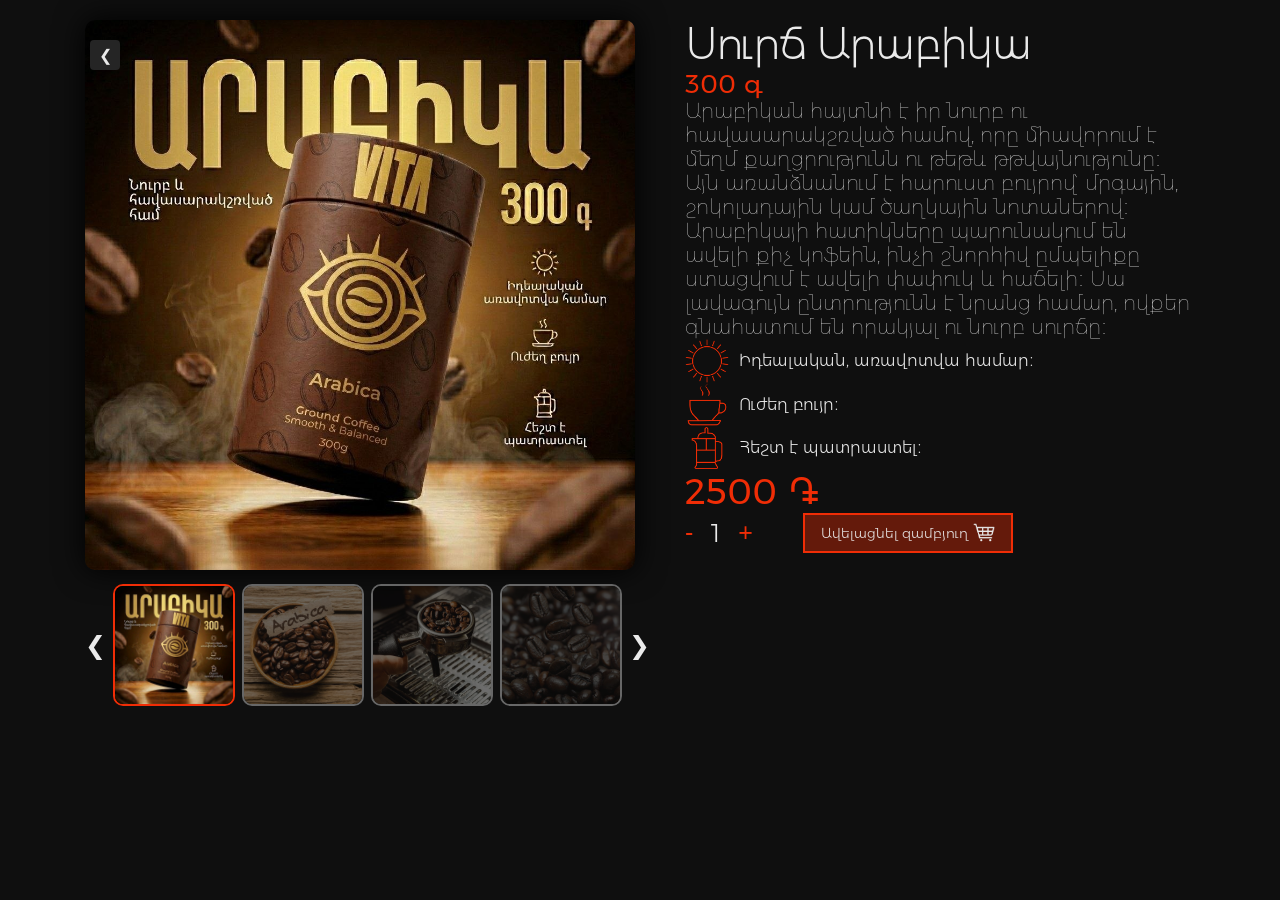
<file: Arabica.html>
<!DOCTYPE html>
<html lang="en">
<head>
    <meta charset="UTF-8">
    <meta name="viewport" content="width=device-width, initial-scale=1.0">
    <title>Document</title>
    <link rel="stylesheet" href="Arabica.css">
</head>
<body>
    <video id="zagruzka" src="./VITA/aaaaa.mp4" muted autoplay></video>
        <div class="himn">
            <div class="verev">
                <a href="./index.html#kofener"><div class="het-glavni"><span id="het-glavni">❮</span></div></a>
            </div>
            <div class="nkarner">
                <div class="nkar1">
                    <img id="nkar" src="./VITA/Arabika.qart.jpg" alt="">
                </div>

                <div class="taki-nkarner">
                    <button id="dzax">❮</button>
                    <img class="taki aktiv" src="./VITA/Arabika.qart.jpg" alt="">
                    <img class="taki" src="./nkar/Arabic.jpg" alt="">
                    <img class="taki" src="./nkar/kofe1.jpg" alt="">
                    <img class="taki" src="./nkar/kofe2.jpg" alt="">
                    <button id="aj">❯</button>
                </div>
            </div>

            <div class="text">
                <h1>Սուրճ Արաբիկա</h1>
                <p class="gram">300 գ</p>
                <p class="bnutagir">Արաբիկան հայտնի է իր նուրբ ու հավասարակշռված համով, որը միավորում է մեղմ քաղցրությունն ու թեթև թթվայնությունը։ Այն առանձնանում է հարուստ բույրով՝ մրգային, շոկոլադային կամ ծաղկային նոտաներով։ Արաբիկայի հատիկները պարունակում են ավելի քիչ կոֆեին, ինչի շնորհիվ ըմպելիքը ստացվում է ավելի փափուկ և հաճելի։ Սա լավագույն ընտրությունն է նրանց համար, ովքեր գնահատում են որակյալ ու նուրբ սուրճը։</p>
                <p class="hatkanish"><img style="width: 3.4vw;" src="./nkar/arev.png" alt=""> Իդեալական, առավոտվա համար։</p>
                <p class="hatkanish"><img style="width: 3.4vw;" src="./nkar/bajak-01.png" alt=""> Ուժեղ բույր։</p>
                <p class="hatkanish"><img style="width: 3.4vw;" src="./nkar/jazva-01.png" alt=""> Հեշտ է պատրաստել։</p>
                <p class="gin">2500 ֏</p>
                <div id="gnum">
                    <div class="qanak">
                        <button id="minus">-</button>
                        <span id="qanak"></span>
                        <button id="plus">+</button>
                    </div>
                    <button id="zambyux">Ավելացնել զամբյուղ <img style="width: 1.7vw;" src="./VITA/shopping-cart.png" alt=""></button>
                </div>
            </div>
        </div>
    <script src="Arabica.js"></script>
</body>
</html>
</file>
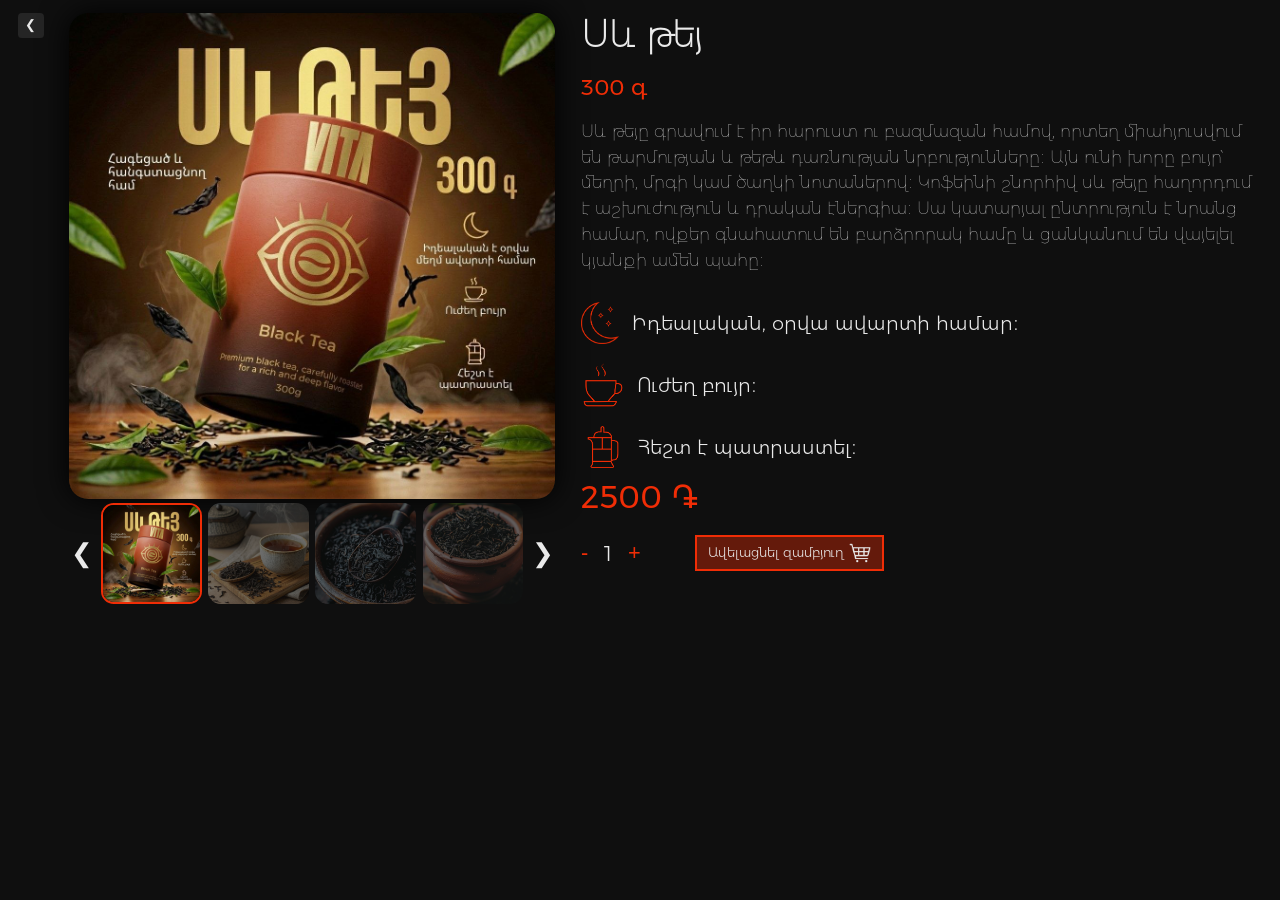
<file: Black.html>
<!DOCTYPE html>
<html lang="en">
<head>
    <meta charset="UTF-8">
    <meta name="viewport" content="width=device-width, initial-scale=1.0">
    <title>Document</title>
    <link rel="stylesheet" href="Black.css">
</head>
<body>
    <video id="zagruzka" src="./VITA/aaaaa.mp4" muted autoplay></video>
        <div class="himn">
            <div class="verev">
                <a href="./index.html#chayer"><div class="het-glavni"><span id="het-glavni">❮</span></div></a>
            </div>
            <div class="nkarner">
                <div class="nkar1">
                    <img id="nkar" src="./VITA/sev.qart.jpg" alt="">
                </div>

                <div class="taki-nkarner">
                    <button id="dzax">❮</button>
                    <img class="taki aktiv" src="./VITA/sev.qart.jpg" alt="">
                    <img class="taki" src="./nkar/black1.jpg" alt="">
                    <img class="taki" src="./nkar/black2.jpg" alt="">
                    <img class="taki" src="./nkar/black3.jpg" alt="">
                    <button id="aj">❯</button>
                </div>
            </div>

            <div class="text">
                <h1>Սև թեյ</h1>
                <p class="gram">300 գ</p>
                <p class="bnutagir">Սև թեյը գրավում է իր հարուստ ու բազմազան համով, որտեղ միահյուսվում են թարմության և թեթև դառնության նրբությունները։ Այն ունի խորը բույր՝ մեղրի, մրգի կամ ծաղկի նոտաներով։ Կոֆեինի շնորհիվ սև թեյը հաղորդում է աշխուժություն և դրական էներգիա։ Սա կատարյալ ընտրություն է նրանց համար, ովքեր գնահատում են բարձրորակ համը և ցանկանում են վայելել կյանքի ամեն պահը։</p>
                <p class="hatkanish"><img style="width: 3vw;" src="./nkar/lusin.png" alt=""> Իդեալական, օրվա ավարտի համար։</p>
                <p class="hatkanish"><img style="width: 3.4vw;" src="./nkar/bajak-01.png" alt=""> Ուժեղ բույր։</p>
                <p class="hatkanish"><img style="width: 3.4vw;" src="./nkar/jazva-01.png" alt=""> Հեշտ է պատրաստել։</p>
                <p class="gin">2500 ֏</p>
                <div id="gnum">
                    <div class="qanak">
                        <button id="minus">-</button>
                        <span id="qanak"></span>
                        <button id="plus">+</button>
                    </div>
                    <button id="zambyux">Ավելացնել զամբյուղ <img style="width: 1.7vw;" src="./VITA/shopping-cart.png" alt=""></button>
                </div>
            </div>
        </div>
    <script src="Black.js"></script>
</body>
</html>
</file>
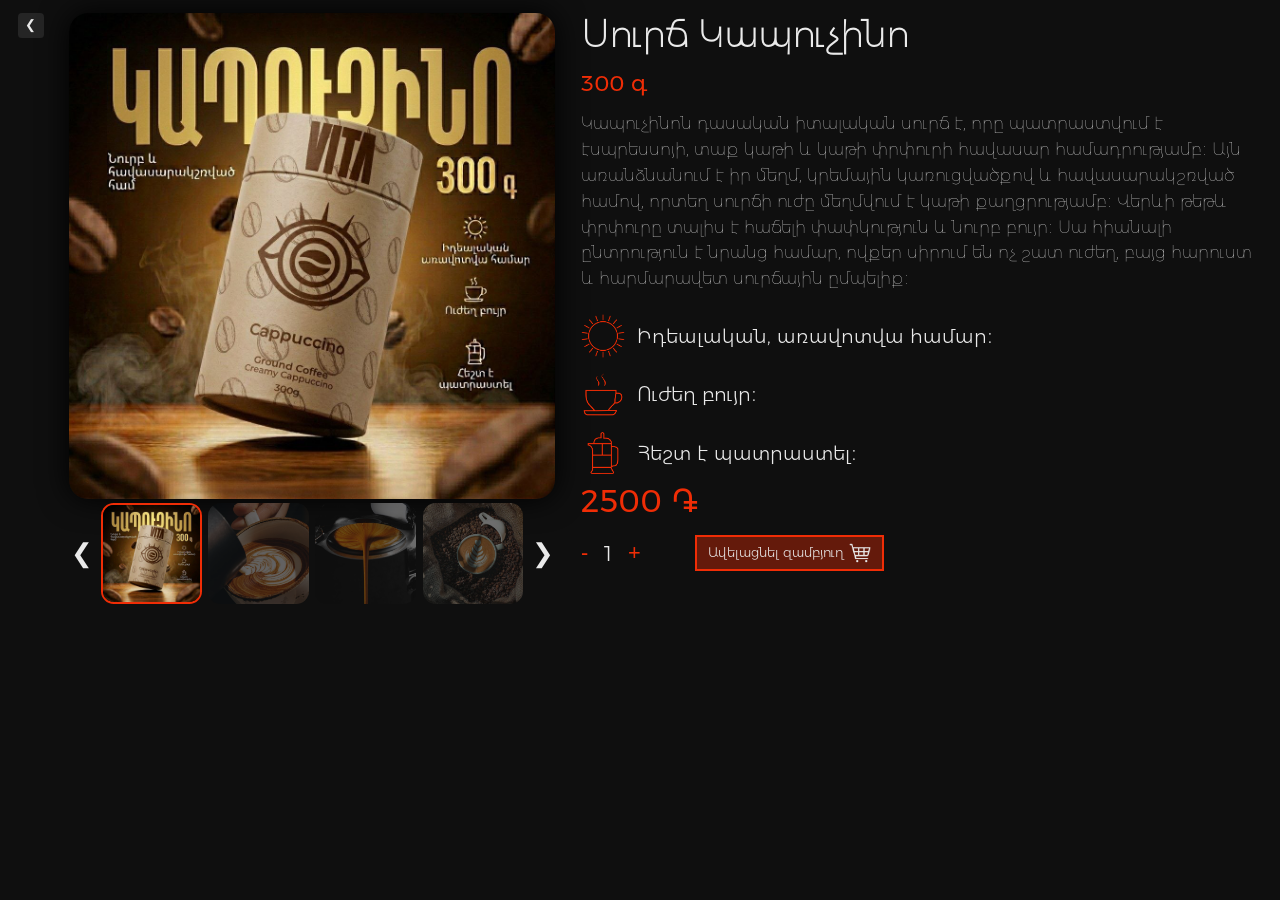
<file: Cappuccino.html>
<!DOCTYPE html>
<html lang="en">
<head>
    <meta charset="UTF-8">
    <meta name="viewport" content="width=device-width, initial-scale=1.0">
    <title>Document</title>
    <link rel="stylesheet" href="Cappuccino.css">
</head>
<body>
    <video id="zagruzka" src="./VITA/aaaaa.mp4" muted autoplay></video>
        <div class="himn">
            <div class="verev">
                <a href="./index.html#kofener"><div class="het-glavni"><span id="het-glavni">❮</span></div></a>
            </div>
            <div class="nkarner">
                <div class="nkar1">
                    <img id="nkar" src="./VITA/Kapuchino.qart.jpg" alt="">
                </div>

                <div class="taki-nkarner">
                    <button id="dzax">❮</button>
                    <img class="taki aktiv" src="./VITA/Kapuchino.qart.jpg" alt="">
                    <img class="taki" src="./nkar/Kapuchin.jpg" alt="">
                    <img class="taki" src="./nkar/kofe4.jpg" alt="">
                    <img class="taki" src="./nkar/kofe5.jpg" alt="">
                    <button id="aj">❯</button>
                </div>
            </div>

            <div class="text">
                <h1>Սուրճ Կապուչինո</h1>
                <p class="gram">300 գ</p>
                <p class="bnutagir">Կապուչինոն դասական իտալական սուրճ է, որը պատրաստվում է էսպրեսսոյի, տաք կաթի և կաթի փրփուրի հավասար համադրությամբ։ Այն առանձնանում է իր մեղմ, կրեմային կառուցվածքով և հավասարակշռված համով, որտեղ սուրճի ուժը մեղմվում է կաթի քաղցրությամբ։ Վերևի թեթև փրփուրը տալիս է հաճելի փափկություն և նուրբ բույր։ Սա հիանալի ընտրություն է նրանց համար, ովքեր սիրում են ոչ շատ ուժեղ, բայց հարուստ և հարմարավետ սուրճային ըմպելիք։</p>
                <p class="hatkanish"><img style="width: 3.4vw;" src="./nkar/arev.png" alt=""> Իդեալական, առավոտվա համար։</p>
                <p class="hatkanish"><img style="width: 3.4vw;" src="./nkar/bajak-01.png" alt=""> Ուժեղ բույր։</p>
                <p class="hatkanish"><img style="width: 3.4vw;" src="./nkar/jazva-01.png" alt=""> Հեշտ է պատրաստել։</p>
                <p class="gin">2500 ֏</p>
                <div id="gnum">
                    <div class="qanak">
                        <button id="minus">-</button>
                        <span id="qanak"></span>
                        <button id="plus">+</button>
                    </div>
                    <button id="zambyux">Ավելացնել զամբյուղ <img style="width: 1.7vw;" src="./VITA/shopping-cart.png" alt=""></button>
                </div>
            </div>
        </div>
    <script src="Cappuccino.js"></script>
</body>
</html>
</file>
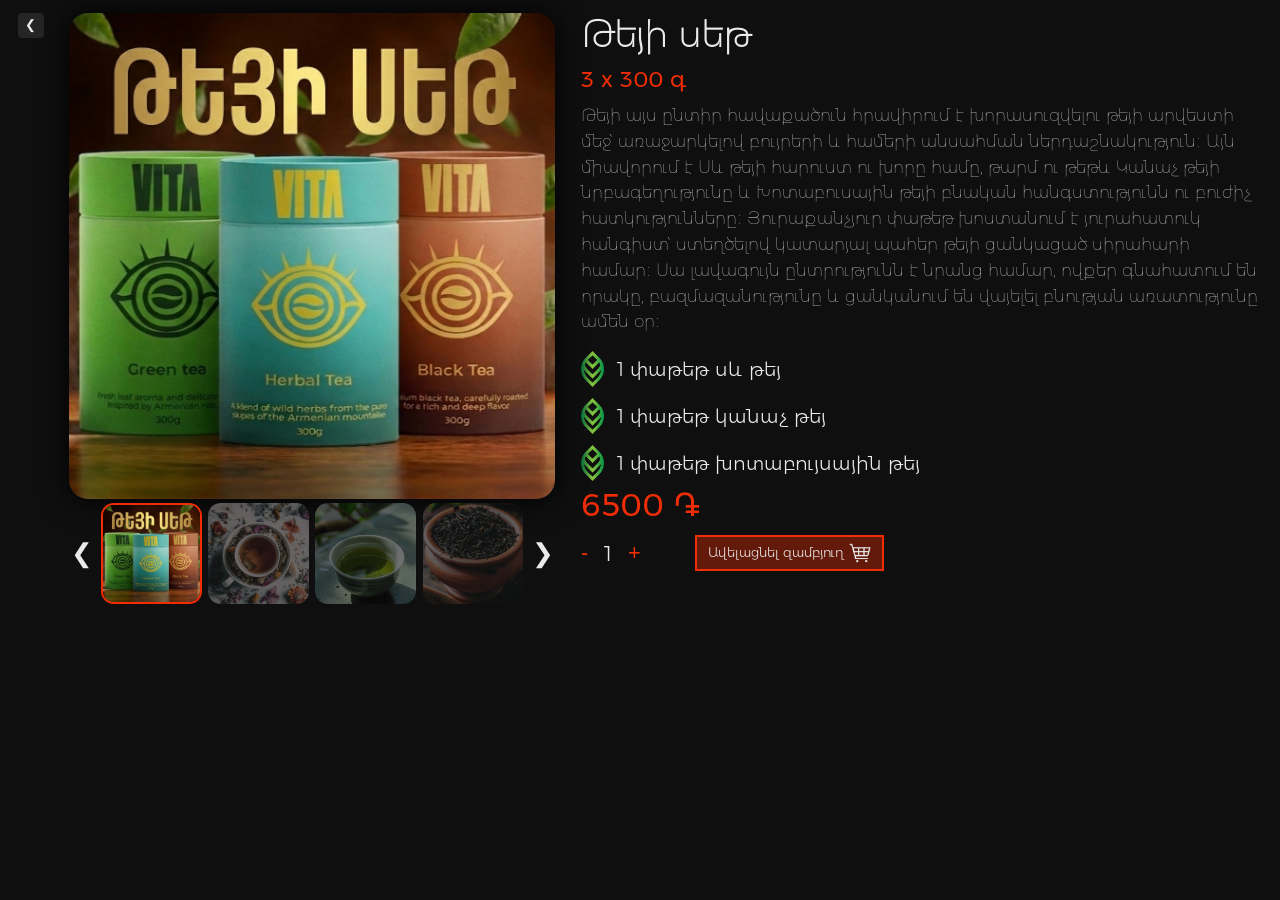
<file: chay.html>
<!DOCTYPE html>
<html lang="en">
<head>
    <meta charset="UTF-8">
    <meta name="viewport" content="width=device-width, initial-scale=1.0">
    <title>Document</title>
    <link rel="stylesheet" href="chay.css">
</head>
<body>
    <video id="zagruzka" src="./VITA/aaaaa.mp4" muted autoplay></video>
        <div class="himn">
            <div class="verev">
                <a href="./index.html#seter"><div class="het-glavni"><span id="het-glavni">❮</span></div></a>
            </div>
            <div class="nkarner">
                <div class="nkar1">
                    <img id="nkar" src="./VITA/chay set.jpg" alt="">
                </div>

                <div class="taki-nkarner">
                    <button id="dzax">❮</button>
                    <img class="taki aktiv" src="./VITA/chay set.jpg" alt="">
                    <img class="taki" src="./nkar/herbal1.jpg" alt="">
                    <img class="taki" src="./nkar/green3.jpg" alt="">
                    <img class="taki" src="./nkar/black3.jpg" alt="">
                    <button id="aj">❯</button>
                </div>
            </div>

            <div class="text">
                <h1>Թեյի սեթ</h1>
                <p class="gram">3 x 300 գ</p>
                <p class="bnutagir">Թեյի այս ընտիր հավաքածուն հրավիրում է խորասուզվելու թեյի արվեստի մեջ՝ առաջարկելով բույրերի և համերի անսահման ներդաշնակություն։ Այն միավորում է Սև թեյի հարուստ ու խորը համը, թարմ ու թեթև Կանաչ թեյի նրբագեղությունը և Խոտաբուսային թեյի բնական հանգստությունն ու բուժիչ հատկությունները։ Յուրաքանչյուր փաթեթ խոստանում է յուրահատուկ հանգիստ՝ ստեղծելով կատարյալ պահեր թեյի ցանկացած սիրահարի համար։ Սա լավագույն ընտրությունն է նրանց համար, ովքեր գնահատում են որակը, բազմազանությունը և ցանկանում են վայելել բնության առատությունը ամեն օր։</p>
                <p class="hatkanish"><img style="width: 1.8vw;" src="./nkar/leav-01.png" alt=""> 1 փաթեթ սև թեյ</p>
                <p class="hatkanish"><img style="width: 1.8vw;" src="./nkar/leav-01.png" alt=""> 1 փաթեթ կանաչ թեյ</p>
                <p class="hatkanish"><img style="width: 1.8vw;" src="./nkar/leav-01.png" alt=""> 1 փաթեթ խոտաբույսային թեյ</p>
                <p class="gin">6500 ֏</p>
                <div id="gnum">
                    <div class="qanak">
                        <button id="minus">-</button>
                        <span id="qanak"></span>
                        <button id="plus">+</button>
                    </div>
                    <button id="zambyux">Ավելացնել զամբյուղ <img style="width: 1.7vw;" src="./VITA/shopping-cart.png" alt=""></button>
                </div>
            </div>
        </div>
    <script src="chay.js"></script>
</body>
</html>
</file>
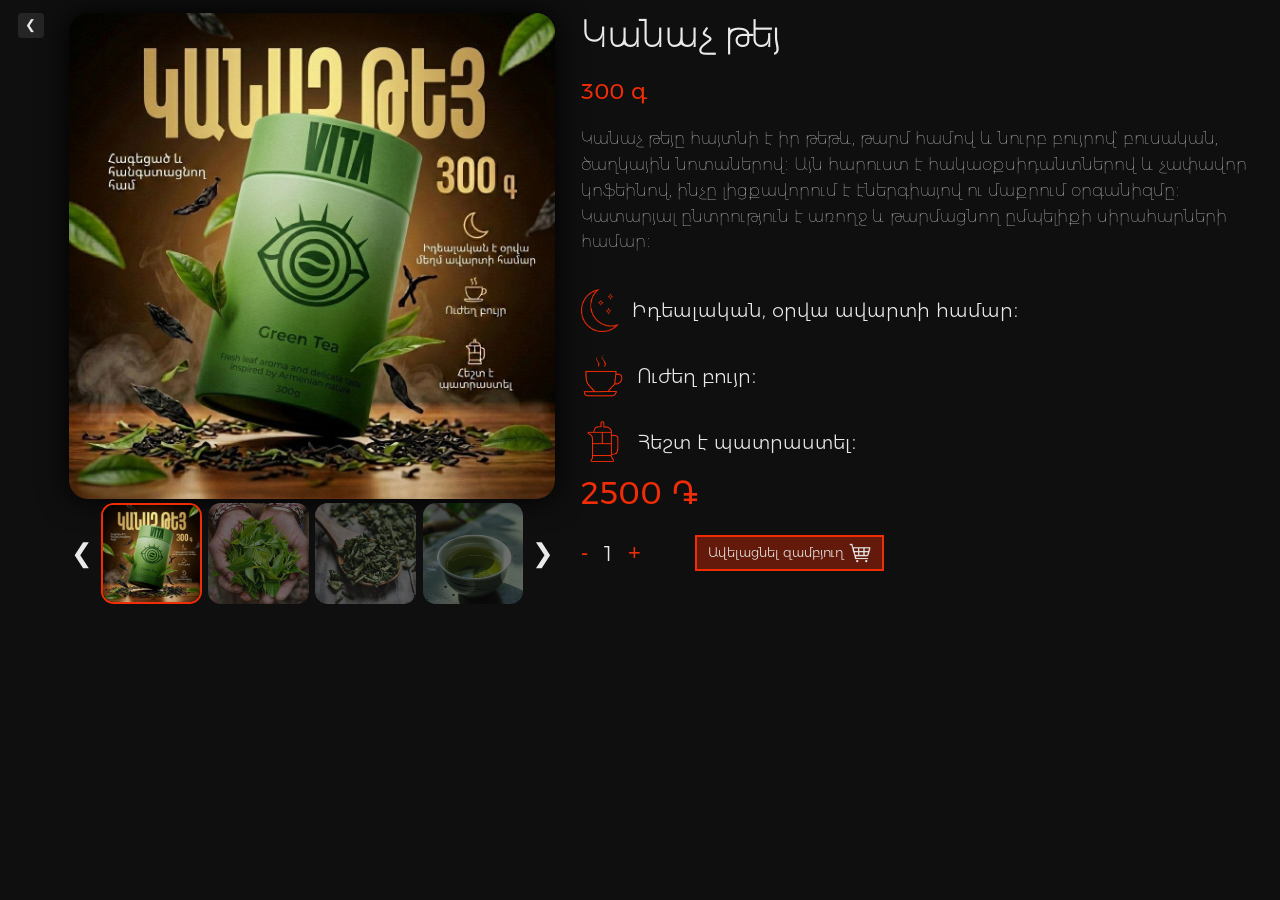
<file: Green.html>
<!DOCTYPE html>
<html lang="en">
<head>
    <meta charset="UTF-8">
    <meta name="viewport" content="width=device-width, initial-scale=1.0">
    <title>Document</title>
    <link rel="stylesheet" href="Green.css">
</head>
<body>
    <video id="zagruzka" src="./VITA/aaaaa.mp4" muted autoplay></video>
        <div class="himn">
            <div class="verev">
                <a href="./index.html#chayer"><div class="het-glavni"><span id="het-glavni">❮</span></div></a>
            </div>
            <div class="nkarner">
                <div class="nkar1">
                    <img id="nkar" src="./VITA/kanach.qart.jpg" alt="">
                </div>

                <div class="taki-nkarner">
                    <button id="dzax">❮</button>
                    <img class="taki aktiv" src="./VITA/kanach.qart.jpg" alt="">
                    <img class="taki" src="./nkar/green1.jpg" alt="">
                    <img class="taki" src="./nkar/green2.jpg" alt="">
                    <img class="taki" src="./nkar/green3.jpg" alt="">
                    <button id="aj">❯</button>
                </div>
            </div>

            <div class="text">
                <h1>Կանաչ թեյ</h1>
                <p class="gram">300 գ</p>
                <p class="bnutagir">Կանաչ թեյը հայտնի է իր թեթև, թարմ համով և նուրբ բույրով՝ բուսական, ծաղկային նոտաներով։ Այն հարուստ է հակաօքսիդանտներով և չափավոր կոֆեինով, ինչը լիցքավորում է էներգիայով ու մաքրում օրգանիզմը։ Կատարյալ ընտրություն է առողջ և թարմացնող ըմպելիքի սիրահարների համար։</p>
                <p class="hatkanish"><img style="width: 3vw;" src="./nkar/lusin.png" alt=""> Իդեալական, օրվա ավարտի համար։</p>
                <p class="hatkanish"><img style="width: 3.4vw;" src="./nkar/bajak-01.png" alt=""> Ուժեղ բույր։</p>
                <p class="hatkanish"><img style="width: 3.4vw;" src="./nkar/jazva-01.png" alt=""> Հեշտ է պատրաստել։</p>
                <p class="gin">2500 ֏</p>
                <div id="gnum">
                    <div class="qanak">
                        <button id="minus">-</button>
                        <span id="qanak"></span>
                        <button id="plus">+</button>
                    </div>
                    <button id="zambyux">Ավելացնել զամբյուղ <img style="width: 1.7vw;" src="./VITA/shopping-cart.png" alt=""></button>
                </div>
            </div>
        </div>
    <script src="Green.js"></script>
</body>
</html>
</file>
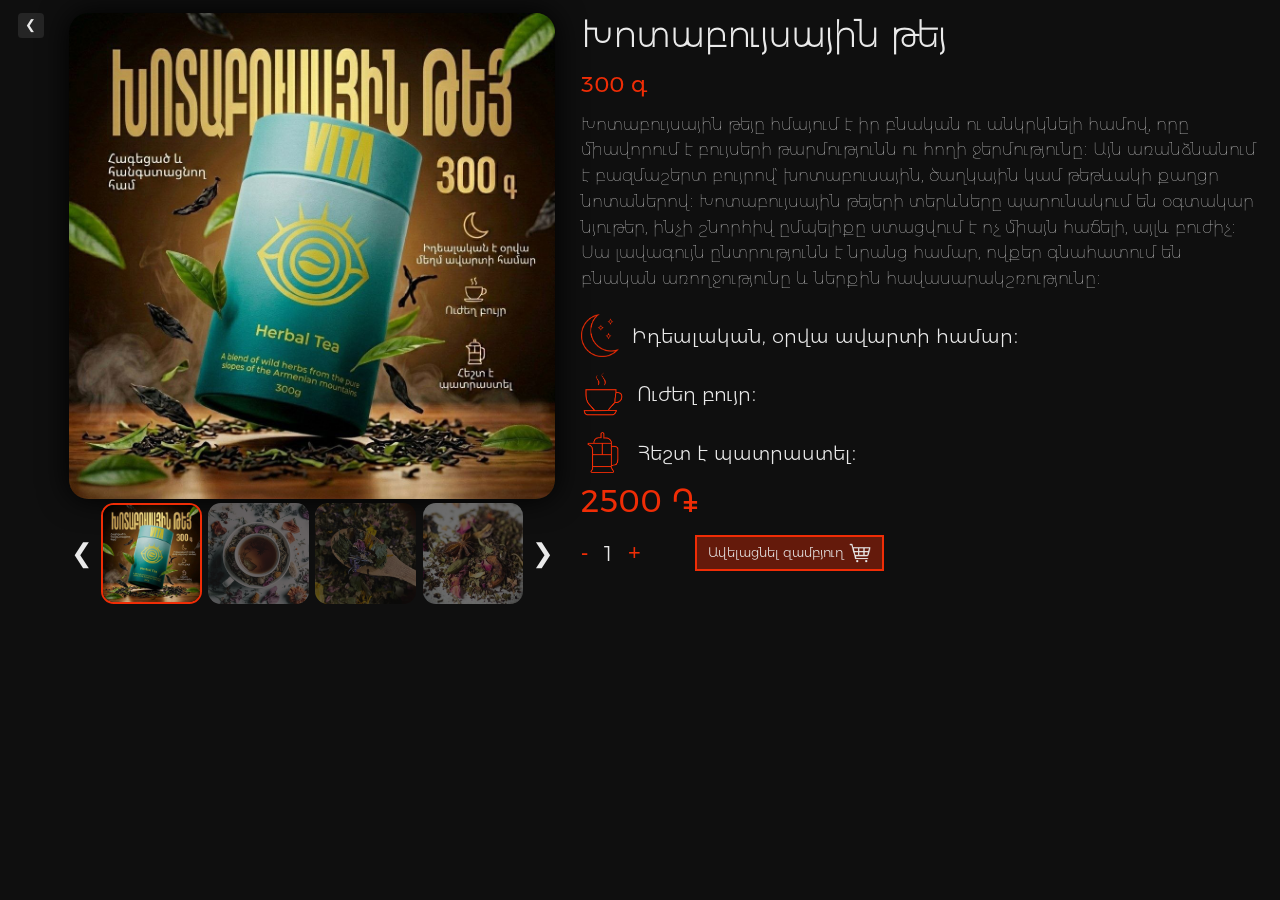
<file: Herbal.html>
<!DOCTYPE html>
<html lang="en">
<head>
    <meta charset="UTF-8">
    <meta name="viewport" content="width=device-width, initial-scale=1.0">
    <title>Document</title>
    <link rel="stylesheet" href="Herbal.css">
</head>
<body>
    <video id="zagruzka" src="./VITA/aaaaa.mp4" muted autoplay></video>
        <div class="himn">
            <div class="verev">
                <a href="./index.html#chayer"><div class="het-glavni"><span id="het-glavni">❮</span></div></a>
            </div>
            <div class="nkarner">
                <div class="nkar1">
                    <img id="nkar" src="./VITA/xotabuys.qart.jpg" alt="">
                </div>

                <div class="taki-nkarner">
                    <button id="dzax">❮</button>
                    <img class="taki aktiv" src="./VITA/xotabuys.qart.jpg" alt="">
                    <img class="taki" src="./nkar/herbal1.jpg" alt="">
                    <img class="taki" src="./nkar/herbal2.jpg" alt="">
                    <img class="taki" src="./nkar/herbal3.jpg" alt="">
                    <button id="aj">❯</button>
                </div>
            </div>

            <div class="text">
                <h1>Խոտաբույսային թեյ</h1>
                <p class="gram">300 գ</p>
                <p class="bnutagir">Խոտաբույսային թեյը հմայում է իր բնական ու անկրկնելի համով, որը միավորում է բույսերի թարմությունն ու հողի ջերմությունը։ Այն առանձնանում է բազմաշերտ բույրով՝ խոտաբուսային, ծաղկային կամ թեթևակի քաղցր նոտաներով։ Խոտաբույսային թեյերի տերևները պարունակում են օգտակար նյութեր, ինչի շնորհիվ ըմպելիքը ստացվում է ոչ միայն հաճելի, այլև բուժիչ։ Սա լավագույն ընտրությունն է նրանց համար, ովքեր գնահատում են բնական առողջությունը և ներքին հավասարակշռությունը։</p>
                <p class="hatkanish"><img style="width: 3vw;" src="./nkar/lusin.png" alt=""> Իդեալական, օրվա ավարտի համար։</p>
                <p class="hatkanish"><img style="width: 3.4vw;" src="./nkar/bajak-01.png" alt=""> Ուժեղ բույր։</p>
                <p class="hatkanish"><img style="width: 3.4vw;" src="./nkar/jazva-01.png" alt=""> Հեշտ է պատրաստել։</p>
                <p class="gin">2500 ֏</p>
                <div id="gnum">
                    <div class="qanak">
                        <button id="minus">-</button>
                        <span id="qanak"></span>
                        <button id="plus">+</button>
                    </div>
                    <button id="zambyux">Ավելացնել զամբյուղ <img style="width: 1.7vw;" src="./VITA/shopping-cart.png" alt=""></button>
                </div>
            </div>
        </div>
    <script src="Herbal.js"></script>
</body>
</html>
</file>
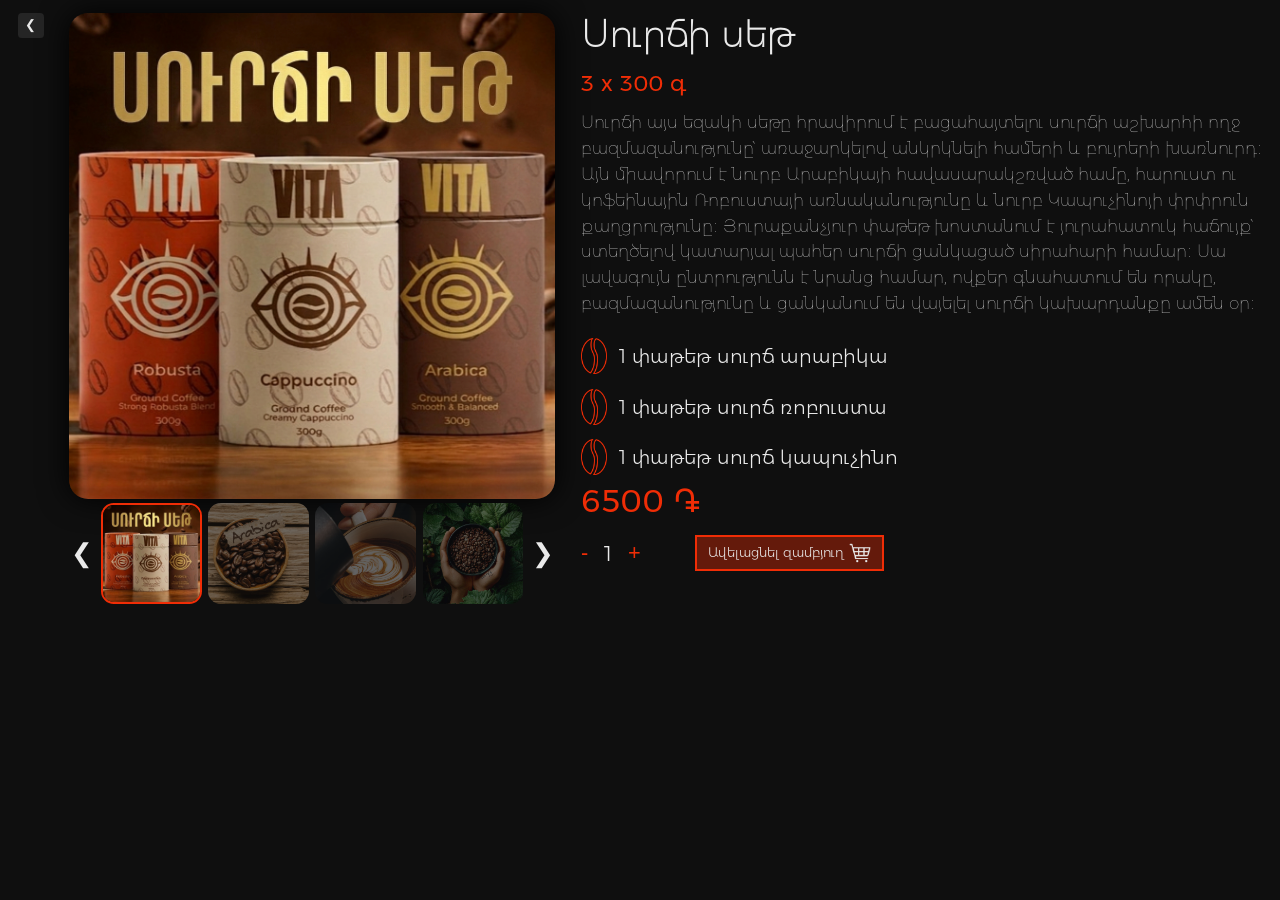
<file: kofe.html>
<!DOCTYPE html>
<html lang="en">
<head>
    <meta charset="UTF-8">
    <meta name="viewport" content="width=device-width, initial-scale=1.0">
    <title>Document</title>
    <link rel="stylesheet" href="kofe.css">
</head>
<body>
    <video id="zagruzka" src="./VITA/aaaaa.mp4" muted autoplay></video>
        <div class="himn">
            <div class="verev">
                <a href="./index.html#seter"><div class="het-glavni"><span id="het-glavni">❮</span></div></a>
            </div>
            <div class="nkarner">
                <div class="nkar1">
                    <img id="nkar" src="./VITA/kofe set.jpg" alt="">
                </div>

                <div class="taki-nkarner">
                    <button id="dzax">❮</button>
                    <img class="taki aktiv" src="./VITA/kofe set.jpg" alt="">
                    <img class="taki" src="./nkar/Arabic.jpg" alt="">
                    <img class="taki" src="./nkar/Kapuchin.jpg" alt="">
                    <img class="taki" src="./nkar/Robust.jpg" alt="">
                    <button id="aj">❯</button>
                </div>
            </div>

            <div class="text">
                <h1>Սուրճի սեթ</h1>
                <p class="gram">3 x 300 գ</p>
                <p class="bnutagir">Սուրճի այս եզակի սեթը հրավիրում է բացահայտելու սուրճի աշխարհի ողջ բազմազանությունը՝ առաջարկելով անկրկնելի համերի և բույրերի խառնուրդ։ Այն միավորում է նուրբ Արաբիկայի հավասարակշռված համը, հարուստ ու կոֆեինային Ռոբուստայի առնականությունը և նուրբ Կապուչինոյի փրփրուն քաղցրությունը։ Յուրաքանչյուր փաթեթ խոստանում է յուրահատուկ հաճույք՝ ստեղծելով կատարյալ պահեր սուրճի ցանկացած սիրահարի համար։ Սա լավագույն ընտրությունն է նրանց համար, ովքեր գնահատում են որակը, բազմազանությունը և ցանկանում են վայելել սուրճի կախարդանքը ամեն օր։</p>
                <p class="hatkanish"><img style="width: 2vw;" src="./nkar/bean.png" alt=""> 1 փաթեթ սուրճ արաբիկա</p>
                <p class="hatkanish"><img style="width: 2vw;" src="./nkar/bean.png" alt=""> 1 փաթեթ սուրճ ռոբուստա</p>
                <p class="hatkanish"><img style="width: 2vw;" src="./nkar/bean.png" alt=""> 1 փաթեթ սուրճ կապուչինո</p>
                <p class="gin">6500 ֏</p>
                <div id="gnum">
                    <div class="qanak">
                        <button id="minus">-</button>
                        <span id="qanak"></span>
                        <button id="plus">+</button>
                    </div>
                    <button id="zambyux">Ավելացնել զամբյուղ <img style="width: 1.7vw;" src="./VITA/shopping-cart.png" alt=""></button>
                </div>
            </div>
        </div>
    <script src="kofe.js"></script>
</body>
</html>
</file>
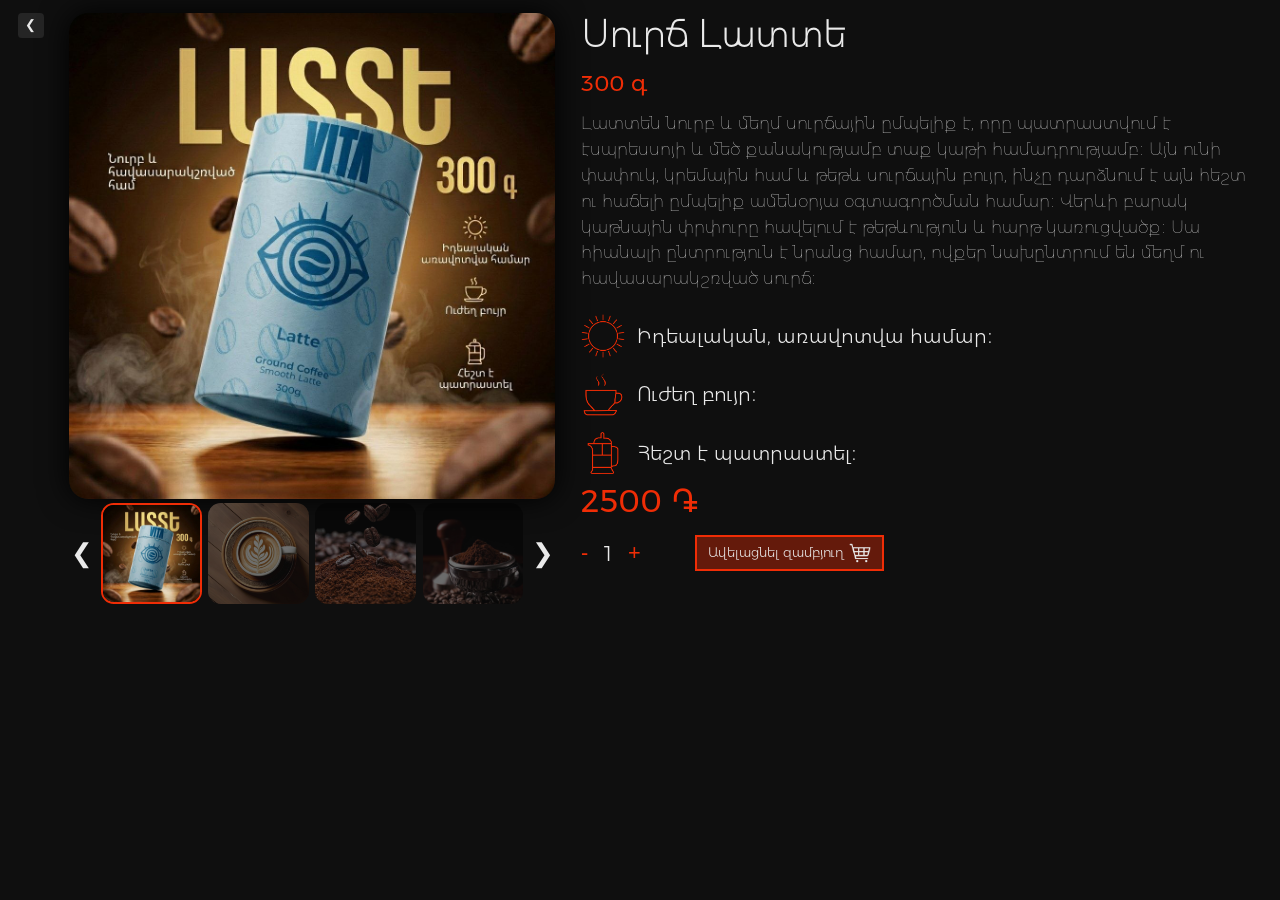
<file: Latte.html>
<!DOCTYPE html>
<html lang="en">
<head>
    <meta charset="UTF-8">
    <meta name="viewport" content="width=device-width, initial-scale=1.0">
    <title>Document</title>
    <link rel="stylesheet" href="Latte.css">
</head>
<body>
    <video id="zagruzka" src="./VITA/aaaaa.mp4" muted autoplay></video>
        <div class="himn">
            <div class="verev">
                <a href="./index.html#kofener"><div class="het-glavni"><span id="het-glavni">❮</span></div></a>
            </div>
            <div class="nkarner">
                <div class="nkar1">
                    <img id="nkar" src="./VITA/Latte.qart.jpg" alt="">
                </div>

                <div class="taki-nkarner">
                    <button id="dzax">❮</button>
                    <img class="taki aktiv" src="./VITA/Latte.qart.jpg" alt="">
                    <img class="taki" src="./nkar/Latt.jpg" alt="">
                    <img class="taki" src="./nkar/kofe6.jpg" alt="">
                    <img class="taki" src="./nkar/kofe7.jpg" alt="">
                    <button id="aj">❯</button>
                </div>
            </div>

            <div class="text">
                <h1>Սուրճ Լատտե</h1>
                <p class="gram">300 գ</p>
                <p class="bnutagir">Լատտեն նուրբ և մեղմ սուրճային ըմպելիք է, որը պատրաստվում է էսպրեսսոյի և մեծ քանակությամբ տաք կաթի համադրությամբ։ Այն ունի փափուկ, կրեմային համ և թեթև սուրճային բույր, ինչը դարձնում է այն հեշտ ու հաճելի ըմպելիք ամենօրյա օգտագործման համար։ Վերևի բարակ կաթնային փրփուրը հավելում է թեթևություն և հարթ կառուցվածք։ Սա հիանալի ընտրություն է նրանց համար, ովքեր նախընտրում են մեղմ ու հավասարակշռված սուրճ։</p>
                <p class="hatkanish"><img style="width: 3.4vw;" src="./nkar/arev.png" alt=""> Իդեալական, առավոտվա համար։</p>
                <p class="hatkanish"><img style="width: 3.4vw;" src="./nkar/bajak-01.png" alt=""> Ուժեղ բույր։</p>
                <p class="hatkanish"><img style="width: 3.4vw;" src="./nkar/jazva-01.png" alt=""> Հեշտ է պատրաստել։</p>
                <p class="gin">2500 ֏</p>
                <div id="gnum">
                    <div class="qanak">
                        <button id="minus">-</button>
                        <span id="qanak"></span>
                        <button id="plus">+</button>
                    </div>
                    <button id="zambyux">Ավելացնել զամբյուղ <img style="width: 1.7vw;" src="./VITA/shopping-cart.png" alt=""></button>
                </div>
            </div>
        </div>
    <script src="Latte.js"></script>
</body>
</html>
</file>
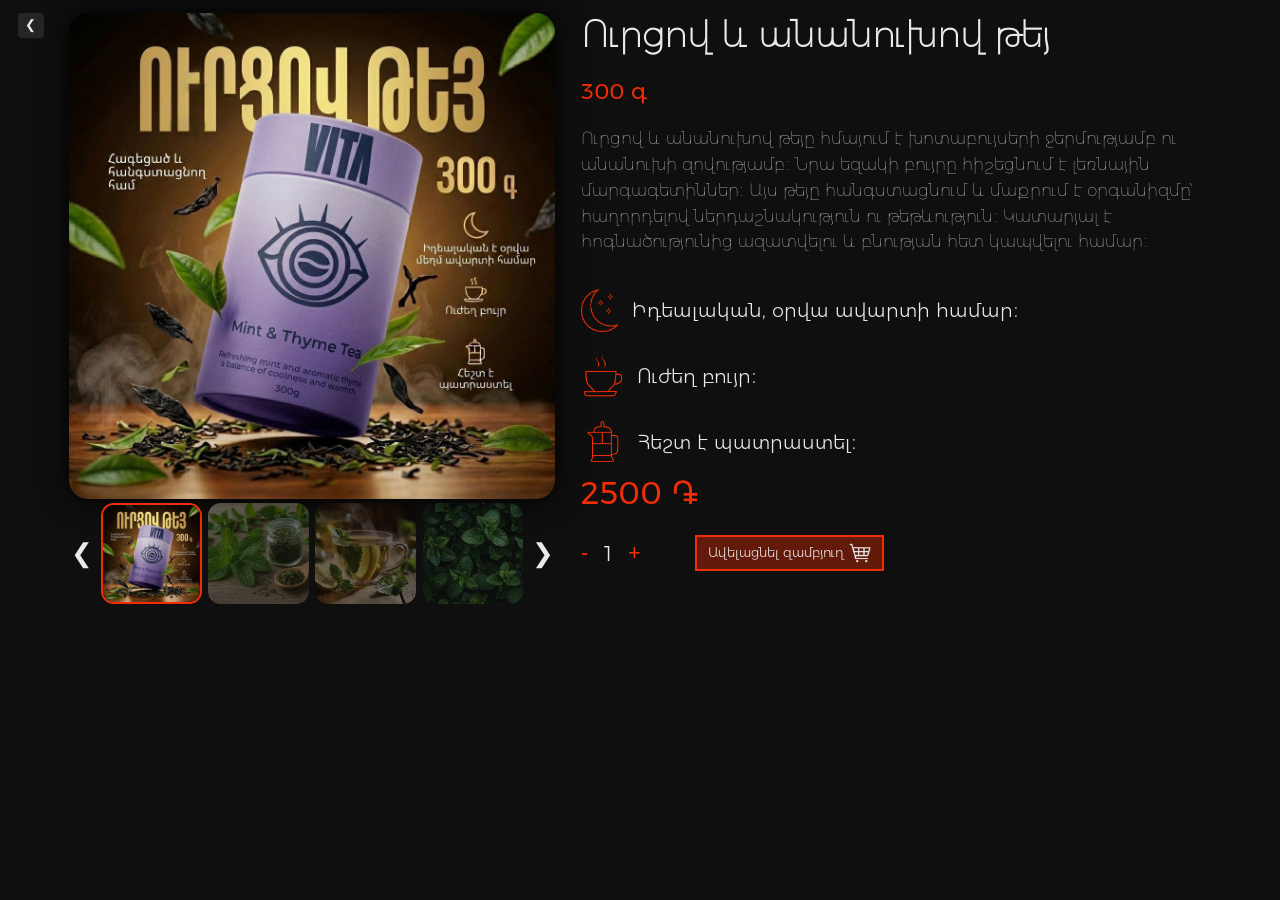
<file: Mint.html>
<!DOCTYPE html>
<html lang="en">
<head>
    <meta charset="UTF-8">
    <meta name="viewport" content="width=device-width, initial-scale=1.0">
    <title>Document</title>
    <link rel="stylesheet" href="Mint.css">
</head>
<body>
    <video id="zagruzka" src="./VITA/aaaaa.mp4" muted autoplay></video>
        <div class="himn">
            <div class="verev">
                <a href="./index.html#chayer"><div class="het-glavni"><span id="het-glavni">❮</span></div></a>
            </div>
            <div class="nkarner">
                <div class="nkar1">
                    <img id="nkar" src="./VITA/urc.qart.jpg" alt="">
                </div>

                <div class="taki-nkarner">
                    <button id="dzax">❮</button>
                    <img class="taki aktiv" src="./VITA/urc.qart.jpg" alt="">
                    <img class="taki" src="./nkar/mint1.jpg" alt="">
                    <img class="taki" src="./nkar/mint2.jpg" alt="">
                    <img class="taki" src="./nkar/mint3.jpg" alt="">
                    <button id="aj">❯</button>
                </div>
            </div>

            <div class="text">
                <h1>Ուրցով և անանուխով թեյ</h1>
                <p class="gram">300 գ</p>
                <p class="bnutagir">Ուրցով և անանուխով թեյը հմայում է խոտաբույսերի ջերմությամբ ու անանուխի զովությամբ։ Նրա եզակի բույրը հիշեցնում է լեռնային մարգագետիններ։ Այս թեյը հանգստացնում և մաքրում է օրգանիզմը՝ հաղորդելով ներդաշնակություն ու թեթևություն։ Կատարյալ է հոգնածությունից ազատվելու և բնության հետ կապվելու համար։</p>
                <p class="hatkanish"><img style="width: 3vw;" src="./nkar/lusin.png" alt=""> Իդեալական, օրվա ավարտի համար։</p>
                <p class="hatkanish"><img style="width: 3.4vw;" src="./nkar/bajak-01.png" alt=""> Ուժեղ բույր։</p>
                <p class="hatkanish"><img style="width: 3.4vw;" src="./nkar/jazva-01.png" alt=""> Հեշտ է պատրաստել։</p>
                <p class="gin">2500 ֏</p>
                <div id="gnum">
                    <div class="qanak">
                        <button id="minus">-</button>
                        <span id="qanak"></span>
                        <button id="plus">+</button>
                    </div>
                    <button id="zambyux">Ավելացնել զամբյուղ <img style="width: 1.7vw;" src="./VITA/shopping-cart.png" alt=""></button>
                </div>
            </div>
        </div>
    <script src="Mint.js"></script>
</body>
</html>
</file>
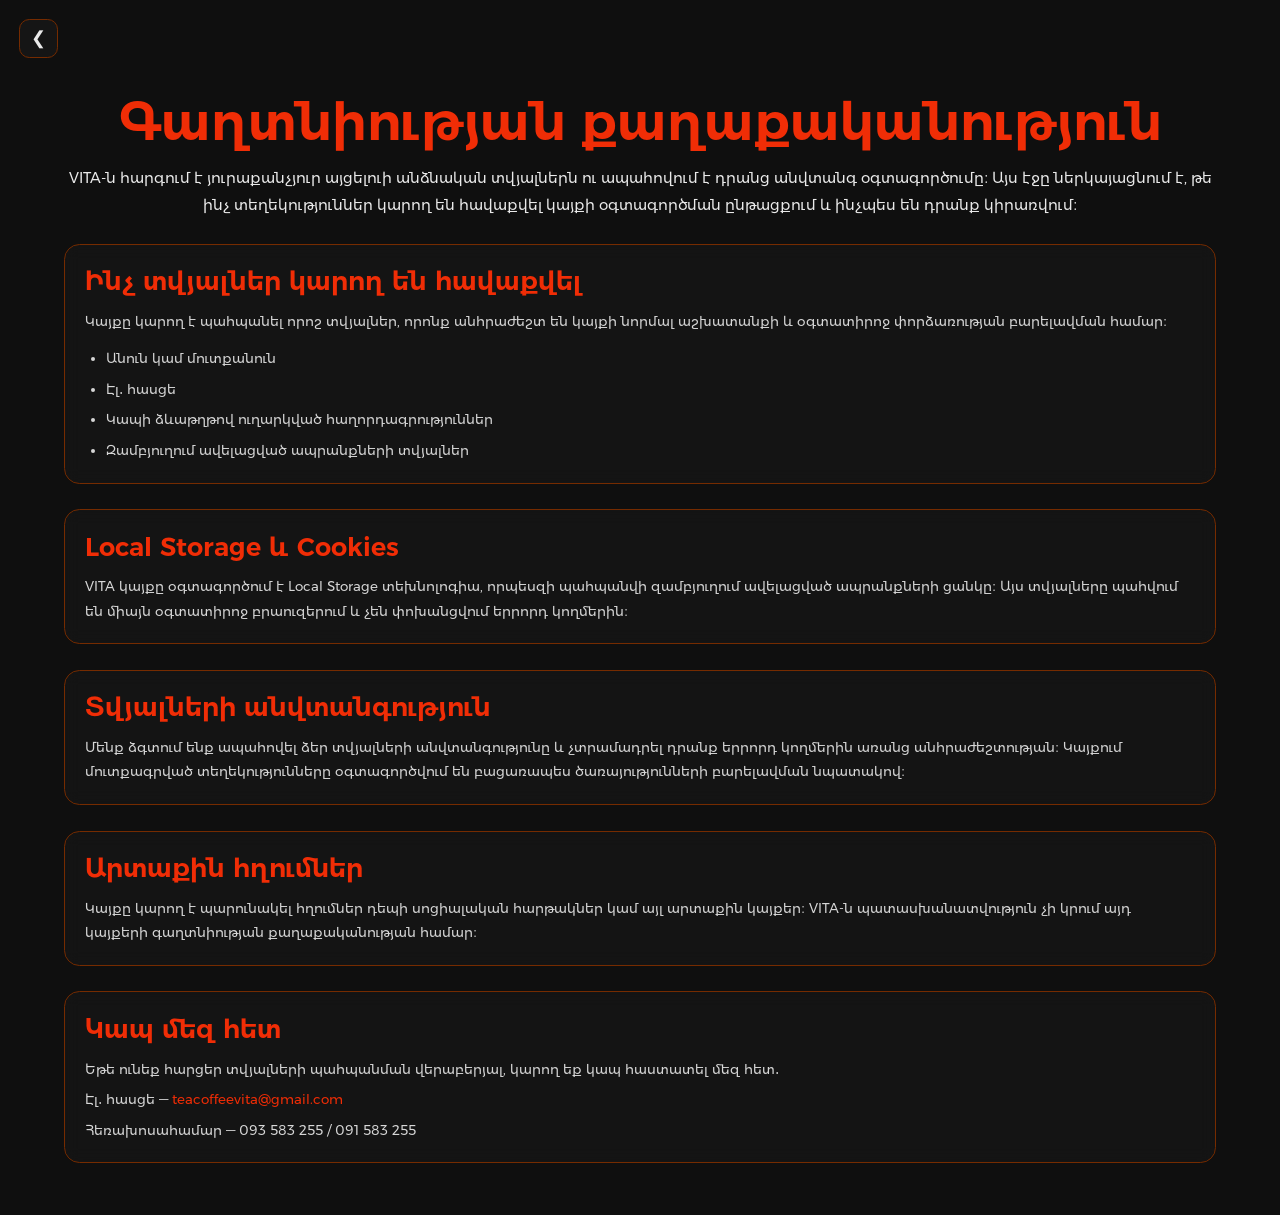
<file: privacy.html>
<!DOCTYPE html>
<html lang="hy">
<head>
    <meta charset="UTF-8">
    <meta name="viewport" content="width=device-width, initial-scale=1.0">
    <title>Գաղտնիության քաղաքականություն | VITA</title>
    <link rel="stylesheet" href="./privacy.css">
</head>
<body>
    <div class="privacy-back">
        <a href="./index.html#footerik">
            <div class="het-glavni">
                <span>❮</span>
            </div>
        </a>
    </div>
    <main class="privacy-main">
        <div class="privacy-container">
            <div class="privacy-header">
                <h1>Գաղտնիության քաղաքականություն</h1>
                <p>
                    VITA-ն հարգում է յուրաքանչյուր այցելուի անձնական տվյալներն
                    ու ապահովում է դրանց անվտանգ օգտագործումը։
                    Այս էջը ներկայացնում է, թե ինչ տեղեկություններ կարող են
                    հավաքվել կայքի օգտագործման ընթացքում և ինչպես են դրանք կիրառվում։
                </p>
            </div>

            <section class="privacy-section">
                <h2>Ինչ տվյալներ կարող են հավաքվել</h2>
                <p>
                    Կայքը կարող է պահպանել որոշ տվյալներ, որոնք անհրաժեշտ են
                    կայքի նորմալ աշխատանքի և օգտատիրոջ փորձառության բարելավման համար։
                </p>
                <ul>
                    <li>Անուն կամ մուտքանուն</li>
                    <li>Էլ․ հասցե</li>
                    <li>Կապի ձևաթղթով ուղարկված հաղորդագրություններ</li>
                    <li>Զամբյուղում ավելացված ապրանքների տվյալներ</li>
                </ul>
            </section>

            <section class="privacy-section">
                <h2>Local Storage և Cookies</h2>
                <p>
                    VITA կայքը օգտագործում է Local Storage տեխնոլոգիա,
                    որպեսզի պահպանվի զամբյուղում ավելացված ապրանքների ցանկը։
                    Այս տվյալները պահվում են միայն օգտատիրոջ բրաուզերում
                    և չեն փոխանցվում երրորդ կողմերին։
                </p>
            </section>

            <section class="privacy-section">
                <h2>Տվյալների անվտանգություն</h2>
                <p>
                    Մենք ձգտում ենք ապահովել ձեր տվյալների անվտանգությունը
                    և չտրամադրել դրանք երրորդ կողմերին առանց անհրաժեշտության։
                    Կայքում մուտքագրված տեղեկությունները օգտագործվում են
                    բացառապես ծառայությունների բարելավման նպատակով։
                </p>
            </section>

            <section class="privacy-section">
                <h2>Արտաքին հղումներ</h2>
                <p>
                    Կայքը կարող է պարունակել հղումներ դեպի սոցիալական հարթակներ
                    կամ այլ արտաքին կայքեր։
                    VITA-ն պատասխանատվություն չի կրում այդ կայքերի
                    գաղտնիության քաղաքականության համար։
                </p>
            </section>

            <section class="privacy-section">
                <h2>Կապ մեզ հետ</h2>
                <div class="privacy-contact">
                    <p>
                        Եթե ունեք հարցեր տվյալների պահպանման վերաբերյալ,
                        կարող եք կապ հաստատել մեզ հետ․
                    </p>
                    <p>
                        Էլ․ հասցե —
                        <a href="mailto:teacoffeevita@gmail.com">
                            teacoffeevita@gmail.com
                        </a>
                    </p>
                    <p>
                        Հեռախոսահամար —
                        093 583 255 / 091 583 255
                    </p>
                </div>
            </section>
        </div>
    </main>
</body>
</html>
</file>
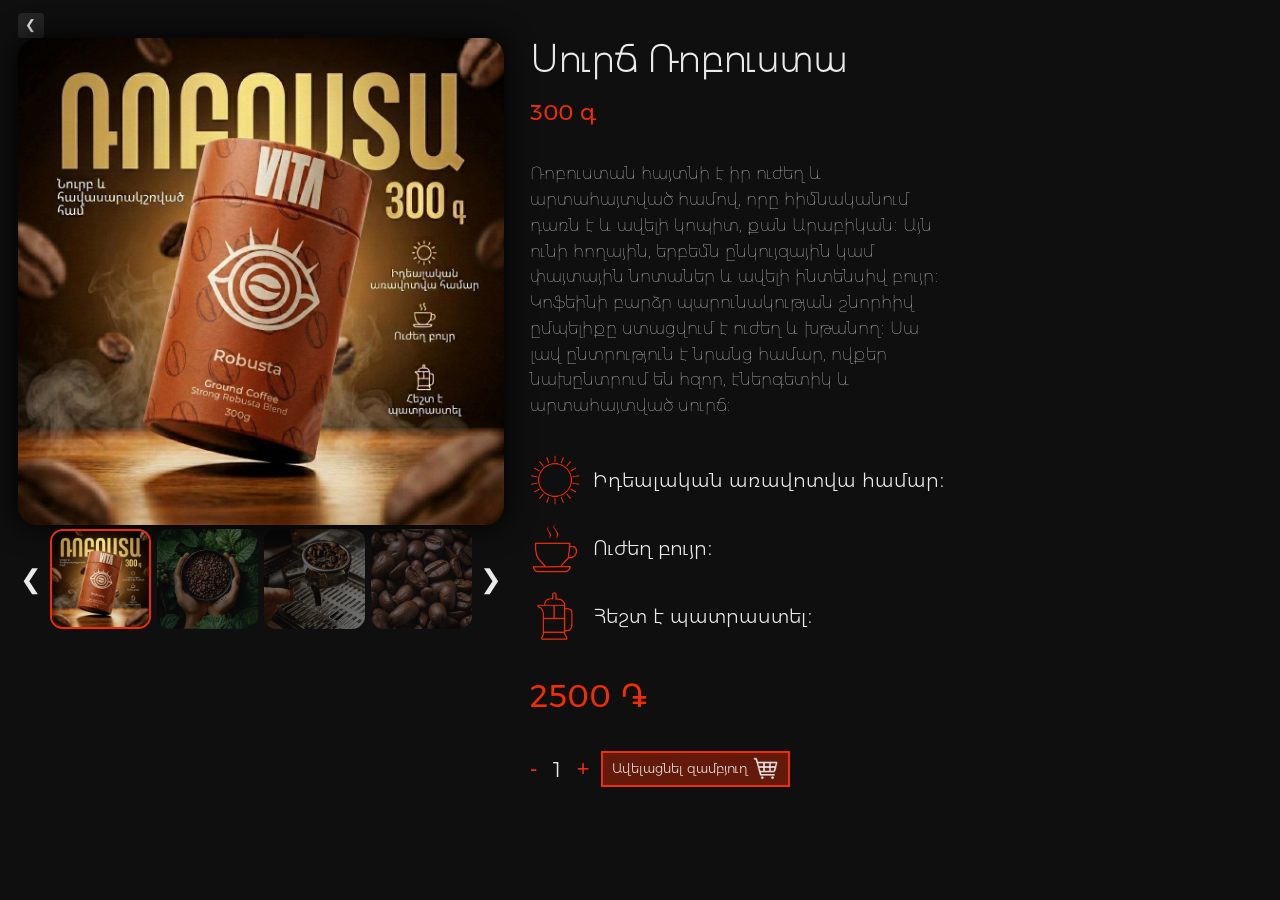
<file: Robusta.html>
<!DOCTYPE html>
<html lang="en">
<head>
    <meta charset="UTF-8">
    <meta name="viewport" content="width=device-width, initial-scale=1.0">
    <title>Document</title>
    <link rel="stylesheet" href="Robusta.css">
</head>
<body>
    <div class="verev">
        <a href="./index.html#kofener"><div class="het-glavni"><span id="het-glavni">❮</span></div></a>
    </div>
    <video id="zagruzka" src="./VITA/xdfcgvhb.mp4" muted autoplay></video>
    <div class="himn">
        <div>
            <div class="nkar1">
                <img id="nkar" src="./VITA/Robusta.qart.jpg" alt="">
            </div>

            <div class="taki-nkarner">
                <button id="dzax">❮</button>
                <img class="taki aktiv" src="./VITA/Robusta.qart.jpg" alt="">
                <img class="taki" src="./nkar/Robust.jpg" alt="">
                <img class="taki" src="./nkar/kofe1.jpg" alt="">
                <img class="taki" src="./nkar/kofe3.jpg" alt="">
                <button id="aj">❯</button>
            </div>
        </div>

        <div class="text">
            <h1>Սուրճ Ռոբուստա</h1>
            <br>
            <p class="gram">300 գ</p>
            <br><br>
            <p class="bnutagir">Ռոբուստան հայտնի է իր ուժեղ և արտահայտված համով, որը հիմնականում դառն է և ավելի կոպիտ, քան Արաբիկան։ Այն ունի հողային, երբեմն ընկույզային կամ փայտային նոտաներ և ավելի ինտենսիվ բույր։ Կոֆեինի բարձր պարունակության շնորհիվ ըմպելիքը ստացվում է ուժեղ և խթանող։ Սա լավ ընտրություն է նրանց համար, ովքեր նախընտրում են հզոր, էներգետիկ և արտահայտված սուրճ։
            </p>
            <br><br>

            <p class="hatkanish"><img width="50" src="./nkar/arev.png" alt=""> Իդեալական առավոտվա համար։</p>
            <br>
            <p class="hatkanish"><img width="50" src="./nkar/bajak-01.png" alt=""> Ուժեղ բույր։</p>
            <br>
            <p class="hatkanish"><img width="50" src="./nkar/jazva-01.png" alt=""> Հեշտ է պատրաստել։</p>
            <br><br>
            <p class="gin">2500 ֏</p>
            <br><br>
            <div id="gnum">
                <div class="qanak">
                    <button id="minus">-</button>
                    <span id="qanak"></span>
                    <button id="plus">+</button>
                </div>
                <button id="zambyux">Ավելացնել զամբյուղ <img width="25" src="./VITA/shopping-cart.png" alt=""></button>
            </div>
        </div>
    </div>
    </body>
    <script src="Robusta.js"></script>
</body>
</html>
</file>
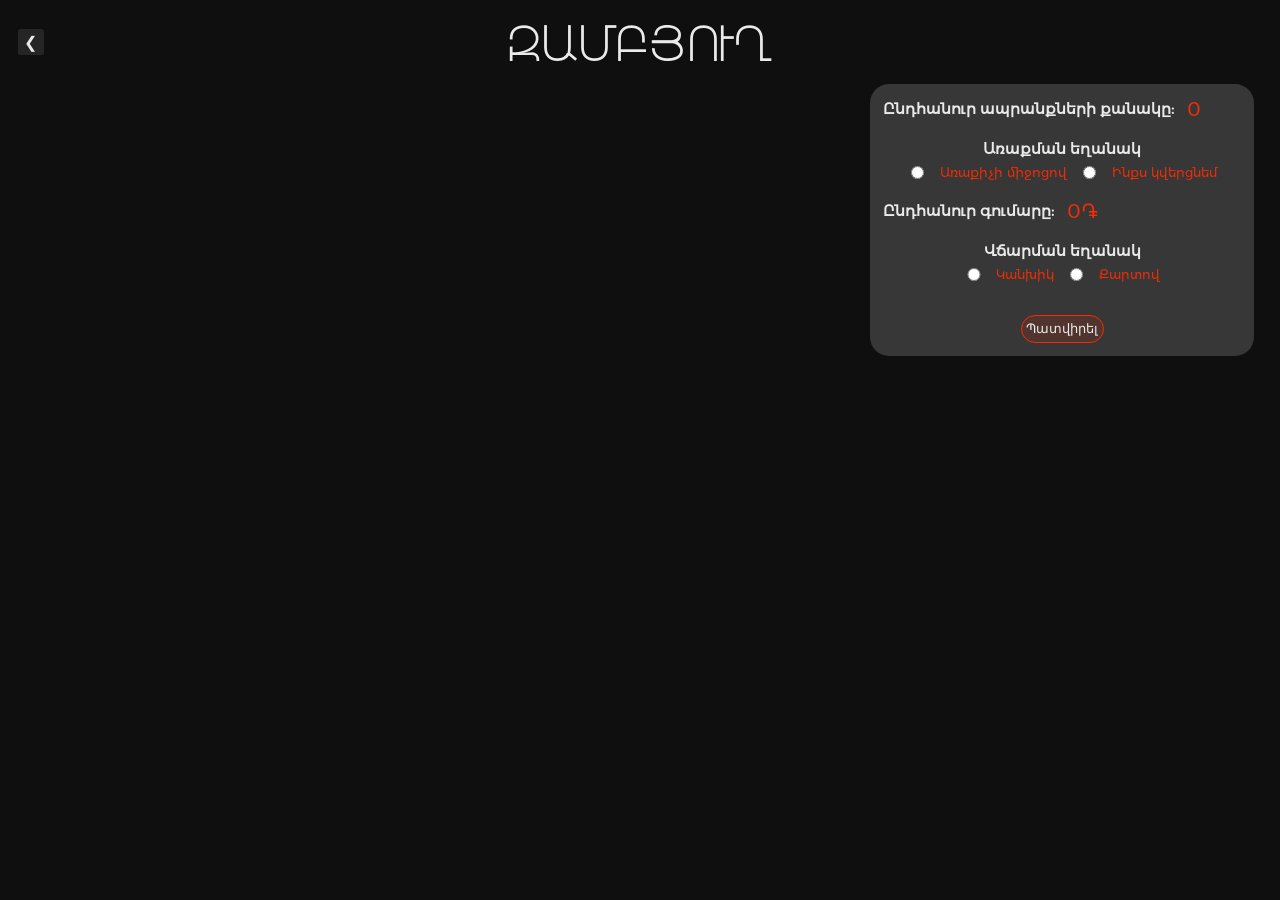
<file: zambyux.html>
<!DOCTYPE html>
<html lang="en">
<head>
    <meta charset="UTF-8">
    <meta name="viewport" content="width=device-width, initial-scale=1.0">
    <title>Document</title>
    <link rel="stylesheet" href="zambyux.css">
</head>
<body>
    <div>
        <div class="verev">
            <a href="./index.html#kofener"><div class="het-glavni"><span id="het-glavni">❮</span></div></a>
            <h1>ԶԱՄԲՅՈՒՂ</h1>
        </div>
        <div id="popup">
            <div id="popup-alert">
                <img src="./nkar/ptichka.png" alt="">
                <p id="alert-text">Ձեր պատվերը հաջողությամբ հաստատվել է:</p>
            </div>
        </div>
        <div class="patuhan">
            <div id="obyektner">

            </div>
            <div>
                <div id="panel">
                    <div style="display: flex; align-items: center; gap: 1vw;">
                        <h3 style="color: #eaeaea;">Ընդհանուր ապրանքների քանակը:</h3>
                        <span id="yndhanur-qanak" style="color: #f02d06;"></span>
                    </div>
                    <div>
                        <h3 style="width: 100%;text-align: center; color: #eaeaea; margin-bottom: 0.5vw;">Առաքման եղանակ</h3>
                        <div style="display: flex; justify-content: center; align-items: center; gap: 1vw; color: #f02d06;">
                            <input type="radio" name="araqum" id="araqich" value="araqich" style="width: 1.5vw;">
                            <span>Առաքիչի միջոցով</span>
                            <input type="radio" name="araqum" id="texum" value="texum" style="width: 1.5vw;">
                            <span>Ինքս կվերցնեմ</span>
                        </div>
                    </div>
                    <div style="display: flex; align-items: center; gap: 1vw;">
                        <h3 style="color: #eaeaea;">Ընդհանուր գումարը:</h3>
                        <span id="gumar" style="color: #f02d06;"></span>
                    </div>
                    <div>
                        <h3 style="width: 100%;text-align: center; color: #eaeaea;margin-bottom: 0.5vw;">Վճարման եղանակ</h3>
                        <div style="display: flex; justify-content: center; align-items: center; gap: 1vw; color: #f02d06;">
                            <input type="radio" name="vjarum" id="kanxik" value="kanxik" style="width: 1.5vw;">
                            <span>Կանխիկ</span>
                            <input type="radio" name="vjarum" id="qartov" value="qartov" style="width: 1.5vw;">
                            <span>Քարտով</span>
                        </div>
                    </div>
                    <div style="display: flex; justify-content: center;">
                        <button id="patvirel">Պատվիրել</button>
                    </div>
                </div>
            </div>
        </div>
    </div>
    <script src="zambyux.js"></script>
</body>
</html>
</file>
<file: Arabica.css>
@font-face {
    font-family: "AtyanDsegh";
    src: url("./font/Montserratarm-Regular.otf") format("truetype");
    font-weight: normal;
    font-style: normal;
}
@font-face {
    font-family: "AtyanDsegh1";
    src: url("./font/Montserratarm-Thin.otf") format("truetype");
    font-weight: normal;
    font-style: normal;
}
@font-face {
    font-family: "AtyanDsegh2";
    src: url("./font/Montserratarm-Light.otf") format("truetype");
    font-weight: normal;
    font-style: normal;
}
*{
    margin: 0;
    padding: 0;
    box-sizing: border-box;
}
body{
    background-color: #0f0f0f;
    padding: 5px 15px 0 15px;
}
.het-glavni{
    margin: 20px 5px;
    width: 30px;
    height: 30px;
    display: flex;
    justify-content: center;
    align-items: center;
    border-radius: 4px;
    background-color: #252525;
    position: fixed;
}
.verev>a{
    color: #eaeaea;
    text-decoration: none;
}
.text>h1{
    font-family: "AtyanDsegh1";
    color: #eaeaea;
    display: flex;
    font-size: 40px;
}
.himn{
    padding: 15px 70px;
    display: flex;

}
.taki-nkarner{
    display: flex;
    align-items: center;
    gap: 7px;
}
#nkar{
    width: 550px;
    box-shadow: 0 0 30px ;
    border-radius: 10px;
    margin-bottom: 10px;
    margin-right: 50px;
}
.taki.aktiv{
    border: 2px solid #f02d06;
    opacity: 1;
}
.taki{
    width: 122px;
    border-radius: 10px;
    border: 2px solid #eaeaea;
    opacity: 0.4;
    cursor: pointer;
}
#dzax,
#aj{
    background: none;
    border: none;
    font-size: 25px;
    color: #eaeaea;
    cursor: pointer;
}
.gram{
    font-family: "AtyanDsegh";
    font-size: 25px;
    color: #f02d06;
}
.bnutagir{
    font-family: "AtyanDsegh1";
    font-size: 20px;
    color: #eaeaea;
}
.hatkanish{
    font-family: "AtyanDsegh2";
    display: flex;
    align-items: center;
    color: #eaeaea;
    gap: 10px;
}
.gin{
    font-family: "AtyanDsegh";
    font-size: 35px;
    color: #f02d06;
}
#gnum{
    display: flex;
}
#minus,
#plus{
    font-size: 25px;
    background: none;
    border: none;
    color: #f02d06;
    cursor: pointer;
}
#qanak{
    font-family: "AtyanDsegh2";
    font-size: 25px;
    color: #eaeaea;
    width: 45px;
    display: flex;
    justify-content: center;
}
.qanak{
    display: flex;
}
#gnum{
    display: flex;
    align-items: center;
    gap: 50px;
}
#zambyux{
    font-family: "AtyanDsegh2";
    width: 210px;
    height: 40px;
    background: #f02d0661;
    border: 2px solid #f02d06;
    color: #eaeaea;
    display: flex;
    justify-content: center;
    align-items: center;
    gap: 5px;
    cursor: pointer;
}
#zagruzka{
    position: fixed;
    top: 0;
    left: 0;
    width: 100%;
    height: 100%;
    object-fit: cover;
    z-index: 9999;
    transition: 0.5s;
}
#zagruzka.pahel{
    opacity: 0;
    visibility: hidden;
}
</file>
<file: Black.css>
@font-face {
    font-family: "AtyanDsegh";
    src: url("./font/Montserratarm-Regular.otf") format("truetype");
    font-weight: normal;
    font-style: normal;
}
@font-face {
    font-family: "AtyanDsegh1";
    src: url("./font/Montserratarm-Thin.otf") format("truetype");
    font-weight: normal;
    font-style: normal;
}
@font-face {
    font-family: "AtyanDsegh2";
    src: url("./font/Montserratarm-Light.otf") format("truetype");
    font-weight: normal;
    font-style: normal;
}
*{
    margin: 0;
    padding: 0;
    box-sizing: border-box;
}
body{
    background-color: #0f0f0f;
    padding: 1.4vh 1.4vw;
}
.het-glavni{
    width: 2vw;
    height: 2vw;
    display: flex;
    justify-content: center;
    align-items: center;
    border-radius: 0.3vw;
    font-size: 1vw;
    background-color: #252525;
}
.verev>a{
    color: #eaeaea;
    text-decoration: none;
}
.himn{
    display: grid;
    grid-template-columns: 0.1fr 0.6fr auto;
    column-gap: 2vw;
}
.taki-nkarner{
    display:grid;
    width: 38vw;
    grid-template-columns: 0.5fr 1fr 1fr 1fr 1fr 0.5fr;
    column-gap: 0.5vw;
    align-items: center;
}
#nkar{
    width: 38vw;
    box-shadow: 0 0 30px ;
    border-radius: 1.5vw;
}
.taki.aktiv{
    border: 2px solid #f02d06;
    opacity: 1;
}
.taki{
    width: calc(31.5vw / 4);
    border-radius: 1vw;
    opacity: 0.4;
    cursor: pointer;
}
#dzax,
#aj{
    background: none;
    border: none;
    font-size: 2vw;
    color: #eaeaea;
    cursor: pointer;
}
.text{
    display: grid;
    grid-template-rows: auto auto auto auto auto auto auto 0.1fr;
    height: 94.4%;
}
.text>h1{
    font-family: "AtyanDsegh1";
    color: #eaeaea;
    font-size: 2.75vw;
}
.gram{
    font-family: "AtyanDsegh";
    font-size: 1.7vw;
    color: #f02d06;
}
.bnutagir{
    font-family: "AtyanDsegh1";
    font-size: 1.3vw;
    line-height: 1.55;
    color: #eaeaea;
}
.hatkanish{
    gap: 1vw;
    font-family: "AtyanDsegh2";
    display: flex;
    align-items: center;
    color: #eaeaea;
    font-size: 1.5vw;
}
.gin{
    font-family: "AtyanDsegh";
    font-size: 2.4vw;
    color: #f02d06;
}
#gnum{
    display: grid;
    grid-template-columns: 0.2fr 1fr;
}
#minus,
#plus{
    font-size: 1.7vw;
    background: none;
    border: none;
    color: #f02d06;
    cursor: pointer;
}
#qanak{
    font-family: "AtyanDsegh2";
    font-size: 1.7vw;
    color: #eaeaea;
    width: 3.1vw;
    display: flex;
    justify-content: center;
}
.qanak{
    display: flex;
    align-items: center;
}
#zambyux{
    font-family: "AtyanDsegh2";
    width: 14.8vw;
    height: 2.8vw;
    background: #f02d0661;
    border: 0.2vw solid #f02d06;
    color: #eaeaea;
    display: flex;
    justify-content: center;
    align-items: center;
    gap: 5px;
    cursor: pointer;
    font-size: 1vw;
    transition: 0.1s;
}
#zambyux:active{
    transform: scale(0.9);
}
#zagruzka{
    position: fixed;
    top: 0;
    left: 0;
    width: 100vw;
    height: 100vh;
    object-fit: cover;
    z-index: 9999;
    transition: 0.5s;
}
#zagruzka.pahel{
    opacity: 0;
    visibility: hidden;
}
@media (max-width: 480px){
    .het-glavni{
        width: 4vw;
        height: 4vw;
        font-size: 2vw;
    }
    .himn{
        grid-template-columns: 1fr;
    }
    #nkar{
        width: 90%;
    }
    .nkar1{
        display: flex;
        justify-content: center;
        margin-bottom: 2vw;
    }
    .nkarner{
        justify-items: center;
    }
    .taki-nkarner{
        width: 90%;
        gap: 1vw;
    }
    .taki{
        width: 100%;
    }
    .text{
        justify-items: center;
        gap: 4vw;
    }
    .text h1,
    .text p,
    .text div{
        width: 90%;
    }
    .text h1{
        font-size: 5vw;
        text-align: center;
    }
    .text p{
        font-size: 3vw;
    }
    #qanak,
    #minus,
    #plus,
    #zambyux{
        font-size: 3vw;
    }
    #zambyux{
        width: 40vw;
        height: 10vw;
    }
}
</file>
<file: Cappuccino.css>
@font-face {
    font-family: "AtyanDsegh";
    src: url("./font/Montserratarm-Regular.otf") format("truetype");
    font-weight: normal;
    font-style: normal;
}
@font-face {
    font-family: "AtyanDsegh1";
    src: url("./font/Montserratarm-Thin.otf") format("truetype");
    font-weight: normal;
    font-style: normal;
}
@font-face {
    font-family: "AtyanDsegh2";
    src: url("./font/Montserratarm-Light.otf") format("truetype");
    font-weight: normal;
    font-style: normal;
}
*{
    margin: 0;
    padding: 0;
    box-sizing: border-box;
}
body{
    background-color: #0f0f0f;
    padding: 1.4vh 1.4vw;
}
.het-glavni{
    width: 2vw;
    height: 2vw;
    display: flex;
    justify-content: center;
    align-items: center;
    border-radius: 0.3vw;
    font-size: 1vw;
    background-color: #252525;
}
.verev>a{
    color: #eaeaea;
    text-decoration: none;
}
.himn{
    display: grid;
    grid-template-columns: 0.1fr 0.6fr auto;
    column-gap: 2vw;
}
.taki-nkarner{
    display:grid;
    width: 38vw;
    grid-template-columns: 0.5fr 1fr 1fr 1fr 1fr 0.5fr;
    column-gap: 0.5vw;
    align-items: center;
}
#nkar{
    width: 38vw;
    box-shadow: 0 0 30px ;
    border-radius: 1.5vw;
}
.taki.aktiv{
    border: 2px solid #f02d06;
    opacity: 1;
}
.taki{
    width: calc(31.5vw / 4);
    border-radius: 1vw;
    opacity: 0.4;
    cursor: pointer;
}
#dzax,
#aj{
    background: none;
    border: none;
    font-size: 2vw;
    color: #eaeaea;
    cursor: pointer;
}
.text{
    display: grid;
    grid-template-rows: auto auto auto auto auto auto auto 0.1fr;
    height: 94.4%;
}
.text>h1{
    font-family: "AtyanDsegh1";
    color: #eaeaea;
    font-size: 2.75vw;
}
.gram{
    font-family: "AtyanDsegh";
    font-size: 1.7vw;
    color: #f02d06;
}
.bnutagir{
    font-family: "AtyanDsegh1";
    font-size: 1.3vw;
    line-height: 1.55;
    color: #eaeaea;
}
.hatkanish{
    gap: 1vw;
    font-family: "AtyanDsegh2";
    display: flex;
    align-items: center;
    color: #eaeaea;
    font-size: 1.5vw;
}
.gin{
    font-family: "AtyanDsegh";
    font-size: 2.4vw;
    color: #f02d06;
}
#gnum{
    display: grid;
    grid-template-columns: 0.2fr 1fr;
}
#minus,
#plus{
    font-size: 1.7vw;
    background: none;
    border: none;
    color: #f02d06;
    cursor: pointer;
}
#qanak{
    font-family: "AtyanDsegh2";
    font-size: 1.7vw;
    color: #eaeaea;
    width: 3.1vw;
    display: flex;
    justify-content: center;
}
.qanak{
    display: flex;
    align-items: center;
}
#zambyux{
    font-family: "AtyanDsegh2";
    width: 14.8vw;
    height: 2.8vw;
    background: #f02d0661;
    border: 2px solid #f02d06;
    color: #eaeaea;
    display: flex;
    justify-content: center;
    align-items: center;
    gap: 5px;
    cursor: pointer;
    font-size: 1vw;
    transition: 0.1s;
}
#zambyux:active{
    transform: scale(0.9);
}
#zagruzka{
    position: fixed;
    top: 0;
    left: 0;
    width: 100vw;
    height: 100vh;
    object-fit: cover;
    z-index: 9999;
    transition: 0.5s;
}
#zagruzka.pahel{
    opacity: 0;
    visibility: hidden;
}
@media (max-width: 480px){
    .het-glavni{
        width: 4vw;
        height: 4vw;
        font-size: 2vw;
    }
    .himn{
        grid-template-columns: 1fr;
    }
    #nkar{
        width: 90%;
    }
    .nkar1{
        display: flex;
        justify-content: center;
        margin-bottom: 2vw;
    }
    .nkarner{
        justify-items: center;
    }
    .taki-nkarner{
        width: 90%;
        gap: 1vw;
    }
    .taki{
        width: 100%;
    }
    .text{
        justify-items: center;
        gap: 4vw;
    }
    .text h1,
    .text p,
    .text div{
        width: 90%;
    }
    .text h1{
        font-size: 5vw;
        text-align: center;
    }
    .text p{
        font-size: 3vw;
    }
    #qanak,
    #minus,
    #plus,
    #zambyux{
        font-size: 3vw;
    }
    #zambyux{
        width: 40vw;
        height: 10vw;
    }
}
</file>
<file: chay.css>
@font-face {
    font-family: "AtyanDsegh";
    src: url("./font/Montserratarm-Regular.otf") format("truetype");
    font-weight: normal;
    font-style: normal;
}
@font-face {
    font-family: "AtyanDsegh1";
    src: url("./font/Montserratarm-Thin.otf") format("truetype");
    font-weight: normal;
    font-style: normal;
}
@font-face {
    font-family: "AtyanDsegh2";
    src: url("./font/Montserratarm-Light.otf") format("truetype");
    font-weight: normal;
    font-style: normal;
}
*{
    margin: 0;
    padding: 0;
    box-sizing: border-box;
}
body{
    background-color: #0f0f0f;
    padding: 1.4vh 1.4vw;
}
.het-glavni{
    width: 2vw;
    height: 2vw;
    display: flex;
    justify-content: center;
    align-items: center;
    border-radius: 0.3vw;
    font-size: 1vw;
    background-color: #252525;
}
.verev>a{
    color: #eaeaea;
    text-decoration: none;
}
.himn{
    display: grid;
    grid-template-columns: 0.1fr 0.6fr auto;
    column-gap: 2vw;
}
.taki-nkarner{
    display:grid;
    width: 38vw;
    grid-template-columns: 0.5fr 1fr 1fr 1fr 1fr 0.5fr;
    column-gap: 0.5vw;
    align-items: center;
}
#nkar{
    width: 38vw;
    box-shadow: 0 0 30px ;
    border-radius: 1.5vw;
}
.taki.aktiv{
    border: 2px solid #f02d06;
    opacity: 1;
}
.taki{
    width: calc(31.5vw / 4);
    border-radius: 1vw;
    opacity: 0.4;
    cursor: pointer;
}
#dzax,
#aj{
    background: none;
    border: none;
    font-size: 2vw;
    color: #eaeaea;
    cursor: pointer;
}
.text{
    display: grid;
    grid-template-rows: auto auto auto auto auto auto auto 0.1fr;
    height: 94.4%;
}
.text>h1{
    font-family: "AtyanDsegh1";
    color: #eaeaea;
    font-size: 2.75vw;
}
.gram{
    font-family: "AtyanDsegh";
    font-size: 1.7vw;
    color: #f02d06;
}
.bnutagir{
    font-family: "AtyanDsegh1";
    font-size: 1.3vw;
    line-height: 1.55;
    color: #eaeaea;
}
.hatkanish{
    gap: 1vw;
    font-family: "AtyanDsegh2";
    display: flex;
    align-items: center;
    color: #eaeaea;
    font-size: 1.5vw;
}
.gin{
    font-family: "AtyanDsegh";
    font-size: 2.4vw;
    color: #f02d06;
}
#gnum{
    display: grid;
    grid-template-columns: 0.2fr 1fr;
}
#minus,
#plus{
    font-size: 1.7vw;
    background: none;
    border: none;
    color: #f02d06;
    cursor: pointer;
}
#qanak{
    font-family: "AtyanDsegh2";
    font-size: 1.7vw;
    color: #eaeaea;
    width: 3.1vw;
    display: flex;
    justify-content: center;
}
.qanak{
    display: flex;
    align-items: center;
}
#zambyux{
    font-family: "AtyanDsegh2";
    width: 14.8vw;
    height: 2.8vw;
    background: #f02d0661;
    border: 0.2vw solid #f02d06;
    color: #eaeaea;
    display: flex;
    justify-content: center;
    align-items: center;
    gap: 5px;
    cursor: pointer;
    font-size: 1vw;
    transition: 0.1s;
}
#zambyux:active{
    transform: scale(0.9);
}
#zagruzka{
    position: fixed;
    top: 0;
    left: 0;
    width: 100vw;
    height: 100vh;
    object-fit: cover;
    z-index: 9999;
    transition: 0.5s;
}
#zagruzka.pahel{
    opacity: 0;
    visibility: hidden;
}
@media (max-width: 480px){
    .het-glavni{
        width: 4vw;
        height: 4vw;
        font-size: 2vw;
    }
    .himn{
        grid-template-columns: 1fr;
    }
    #nkar{
        width: 90%;
    }
    .nkar1{
        display: flex;
        justify-content: center;
        margin-bottom: 2vw;
    }
    .nkarner{
        justify-items: center;
    }
    .taki-nkarner{
        width: 90%;
        gap: 1vw;
    }
    .taki{
        width: 100%;
    }
    .text{
        justify-items: center;
        gap: 4vw;
    }
    .text h1,
    .text p,
    .text div{
        width: 90%;
    }
    .text h1{
        font-size: 5vw;
        text-align: center;
    }
    .text p{
        font-size: 3vw;
    }
    #qanak,
    #minus,
    #plus,
    #zambyux{
        font-size: 3vw;
    }
    #zambyux{
        width: 40vw;
        height: 10vw;
    }
}
</file>
<file: Green.css>
@font-face {
    font-family: "AtyanDsegh";
    src: url("./font/Montserratarm-Regular.otf") format("truetype");
    font-weight: normal;
    font-style: normal;
}
@font-face {
    font-family: "AtyanDsegh1";
    src: url("./font/Montserratarm-Thin.otf") format("truetype");
    font-weight: normal;
    font-style: normal;
}
@font-face {
    font-family: "AtyanDsegh2";
    src: url("./font/Montserratarm-Light.otf") format("truetype");
    font-weight: normal;
    font-style: normal;
}
*{
    margin: 0;
    padding: 0;
    box-sizing: border-box;
}
body{
    background-color: #0f0f0f;
    padding: 1.4vh 1.4vw;
}
.het-glavni{
    width: 2vw;
    height: 2vw;
    display: flex;
    justify-content: center;
    align-items: center;
    border-radius: 0.3vw;
    font-size: 1vw;
    background-color: #252525;
}
.verev>a{
    color: #eaeaea;
    text-decoration: none;
}
.himn{
    display: grid;
    grid-template-columns: 0.1fr 0.6fr auto;
    column-gap: 2vw;
}
.taki-nkarner{
    display:grid;
    width: 38vw;
    grid-template-columns: 0.5fr 1fr 1fr 1fr 1fr 0.5fr;
    column-gap: 0.5vw;
    align-items: center;
}
#nkar{
    width: 38vw;
    box-shadow: 0 0 30px ;
    border-radius: 1.5vw;
}
.taki.aktiv{
    border: 2px solid #f02d06;
    opacity: 1;
}
.taki{
    width: calc(31.5vw / 4);
    border-radius: 1vw;
    opacity: 0.4;
    cursor: pointer;
}
#dzax,
#aj{
    background: none;
    border: none;
    font-size: 2vw;
    color: #eaeaea;
    cursor: pointer;
}
.text{
    display: grid;
    grid-template-rows: auto auto auto auto auto auto auto 0.1fr;
    height: 94.4%;
}
.text>h1{
    font-family: "AtyanDsegh1";
    color: #eaeaea;
    font-size: 2.75vw;
}
.gram{
    font-family: "AtyanDsegh";
    font-size: 1.7vw;
    color: #f02d06;
}
.bnutagir{
    font-family: "AtyanDsegh1";
    font-size: 1.3vw;
    line-height: 1.55;
    color: #eaeaea;
}
.hatkanish{
    gap: 1vw;
    font-family: "AtyanDsegh2";
    display: flex;
    align-items: center;
    color: #eaeaea;
    font-size: 1.5vw;
}
.gin{
    font-family: "AtyanDsegh";
    font-size: 2.4vw;
    color: #f02d06;
}
#gnum{
    display: grid;
    grid-template-columns: 0.2fr 1fr;
}
#minus,
#plus{
    font-size: 1.7vw;
    background: none;
    border: none;
    color: #f02d06;
    cursor: pointer;
}
#qanak{
    font-family: "AtyanDsegh2";
    font-size: 1.7vw;
    color: #eaeaea;
    width: 3.1vw;
    display: flex;
    justify-content: center;
}
.qanak{
    display: flex;
    align-items: center;
}
#zambyux{
    font-family: "AtyanDsegh2";
    width: 14.8vw;
    height: 2.8vw;
    background: #f02d0661;
    border: 0.2vw solid #f02d06;
    color: #eaeaea;
    display: flex;
    justify-content: center;
    align-items: center;
    gap: 5px;
    cursor: pointer;
    font-size: 1vw;
    transition: 0.1s;
}
#zambyux:active{
    transform: scale(0.9);
}
#zagruzka{
    position: fixed;
    top: 0;
    left: 0;
    width: 100vw;
    height: 100vh;
    object-fit: cover;
    z-index: 9999;
    transition: 0.5s;
}
#zagruzka.pahel{
    opacity: 0;
    visibility: hidden;
}
@media (max-width: 480px){
    .het-glavni{
        width: 4vw;
        height: 4vw;
        font-size: 2vw;
    }
    .himn{
        grid-template-columns: 1fr;
    }
    #nkar{
        width: 90%;
    }
    .nkar1{
        display: flex;
        justify-content: center;
        margin-bottom: 2vw;
    }
    .nkarner{
        justify-items: center;
    }
    .taki-nkarner{
        width: 90%;
        gap: 1vw;
    }
    .taki{
        width: 100%;
    }
    .text{
        justify-items: center;
        gap: 4vw;
    }
    .text h1,
    .text p,
    .text div{
        width: 90%;
    }
    .text h1{
        font-size: 5vw;
        text-align: center;
    }
    .text p{
        font-size: 3vw;
    }
    #qanak,
    #minus,
    #plus,
    #zambyux{
        font-size: 3vw;
    }
    #zambyux{
        width: 40vw;
        height: 10vw;
    }
}
</file>
<file: Herbal.css>
@font-face {
    font-family: "AtyanDsegh";
    src: url("./font/Montserratarm-Regular.otf") format("truetype");
    font-weight: normal;
    font-style: normal;
}
@font-face {
    font-family: "AtyanDsegh1";
    src: url("./font/Montserratarm-Thin.otf") format("truetype");
    font-weight: normal;
    font-style: normal;
}
@font-face {
    font-family: "AtyanDsegh2";
    src: url("./font/Montserratarm-Light.otf") format("truetype");
    font-weight: normal;
    font-style: normal;
}
*{
    margin: 0;
    padding: 0;
    box-sizing: border-box;
}
body{
    background-color: #0f0f0f;
    padding: 1.4vh 1.4vw;
}
.het-glavni{
    width: 2vw;
    height: 2vw;
    display: flex;
    justify-content: center;
    align-items: center;
    border-radius: 0.3vw;
    font-size: 1vw;
    background-color: #252525;
}
.verev>a{
    color: #eaeaea;
    text-decoration: none;
}
.himn{
    display: grid;
    grid-template-columns: 0.1fr 0.6fr auto;
    column-gap: 2vw;
}
.taki-nkarner{
    display:grid;
    width: 38vw;
    grid-template-columns: 0.5fr 1fr 1fr 1fr 1fr 0.5fr;
    column-gap: 0.5vw;
    align-items: center;
}
#nkar{
    width: 38vw;
    box-shadow: 0 0 30px ;
    border-radius: 1.5vw;
}
.taki.aktiv{
    border: 2px solid #f02d06;
    opacity: 1;
}
.taki{
    width: calc(31.5vw / 4);
    border-radius: 1vw;
    opacity: 0.4;
    cursor: pointer;
}
#dzax,
#aj{
    background: none;
    border: none;
    font-size: 2vw;
    color: #eaeaea;
    cursor: pointer;
}
.text{
    display: grid;
    grid-template-rows: auto auto auto auto auto auto auto 0.1fr;
    height: 94.4%;
}
.text>h1{
    font-family: "AtyanDsegh1";
    color: #eaeaea;
    font-size: 2.75vw;
}
.gram{
    font-family: "AtyanDsegh";
    font-size: 1.7vw;
    color: #f02d06;
}
.bnutagir{
    font-family: "AtyanDsegh1";
    font-size: 1.3vw;
    line-height: 1.55;
    color: #eaeaea;
}
.hatkanish{
    gap: 1vw;
    font-family: "AtyanDsegh2";
    display: flex;
    align-items: center;
    color: #eaeaea;
    font-size: 1.5vw;
}
.gin{
    font-family: "AtyanDsegh";
    font-size: 2.4vw;
    color: #f02d06;
}
#gnum{
    display: grid;
    grid-template-columns: 0.2fr 1fr;
}
#minus,
#plus{
    font-size: 1.7vw;
    background: none;
    border: none;
    color: #f02d06;
    cursor: pointer;
}
#qanak{
    font-family: "AtyanDsegh2";
    font-size: 1.7vw;
    color: #eaeaea;
    width: 3.1vw;
    display: flex;
    justify-content: center;
}
.qanak{
    display: flex;
    align-items: center;
}
#zambyux{
    font-family: "AtyanDsegh2";
    width: 14.8vw;
    height: 2.8vw;
    background: #f02d0661;
    border: 0.2vw solid #f02d06;
    color: #eaeaea;
    display: flex;
    justify-content: center;
    align-items: center;
    gap: 5px;
    cursor: pointer;
    font-size: 1vw;
    transition: 0.1s;
}
#zambyux:active{
    transform: scale(0.9);
}
#zagruzka{
    position: fixed;
    top: 0;
    left: 0;
    width: 100vw;
    height: 100vh;
    object-fit: cover;
    z-index: 9999;
    transition: 0.5s;
}
#zagruzka.pahel{
    opacity: 0;
    visibility: hidden;
}
@media (max-width: 480px){
    .het-glavni{
        width: 4vw;
        height: 4vw;
        font-size: 2vw;
    }
    .himn{
        grid-template-columns: 1fr;
    }
    #nkar{
        width: 90%;
    }
    .nkar1{
        display: flex;
        justify-content: center;
        margin-bottom: 2vw;
    }
    .nkarner{
        justify-items: center;
    }
    .taki-nkarner{
        width: 90%;
        gap: 1vw;
    }
    .taki{
        width: 100%;
    }
    .text{
        justify-items: center;
        gap: 4vw;
    }
    .text h1,
    .text p,
    .text div{
        width: 90%;
    }
    .text h1{
        font-size: 5vw;
        text-align: center;
    }
    .text p{
        font-size: 3vw;
    }
    #qanak,
    #minus,
    #plus,
    #zambyux{
        font-size: 3vw;
    }
    #zambyux{
        width: 40vw;
        height: 10vw;
    }
}
</file>
<file: kofe.css>
@font-face {
    font-family: "AtyanDsegh";
    src: url("./font/Montserratarm-Regular.otf") format("truetype");
    font-weight: normal;
    font-style: normal;
}
@font-face {
    font-family: "AtyanDsegh1";
    src: url("./font/Montserratarm-Thin.otf") format("truetype");
    font-weight: normal;
    font-style: normal;
}
@font-face {
    font-family: "AtyanDsegh2";
    src: url("./font/Montserratarm-Light.otf") format("truetype");
    font-weight: normal;
    font-style: normal;
}
*{
    margin: 0;
    padding: 0;
    box-sizing: border-box;
}
body{
    background-color: #0f0f0f;
    padding: 1.4vh 1.4vw;
}
.het-glavni{
    width: 2vw;
    height: 2vw;
    display: flex;
    justify-content: center;
    align-items: center;
    border-radius: 0.3vw;
    font-size: 1vw;
    background-color: #252525;
}
.verev>a{
    color: #eaeaea;
    text-decoration: none;
}
.himn{
    display: grid;
    grid-template-columns: 0.1fr 0.6fr auto;
    column-gap: 2vw;
}
.taki-nkarner{
    display:grid;
    width: 38vw;
    grid-template-columns: 0.5fr 1fr 1fr 1fr 1fr 0.5fr;
    column-gap: 0.5vw;
    align-items: center;
}
#nkar{
    width: 38vw;
    box-shadow: 0 0 30px ;
    border-radius: 1.5vw;
}
.taki.aktiv{
    border: 2px solid #f02d06;
    opacity: 1;
}
.taki{
    width: calc(31.5vw / 4);
    border-radius: 1vw;
    opacity: 0.4;
    cursor: pointer;
}
#dzax,
#aj{
    background: none;
    border: none;
    font-size: 2vw;
    color: #eaeaea;
    cursor: pointer;
}
.text{
    display: grid;
    grid-template-rows: auto auto auto auto auto auto auto 0.1fr;
    height: 94.4%;
}
.text>h1{
    font-family: "AtyanDsegh1";
    color: #eaeaea;
    font-size: 2.75vw;
}
.gram{
    font-family: "AtyanDsegh";
    font-size: 1.7vw;
    color: #f02d06;
}
.bnutagir{
    font-family: "AtyanDsegh1";
    font-size: 1.3vw;
    line-height: 1.55;
    color: #eaeaea;
}
.hatkanish{
    gap: 1vw;
    font-family: "AtyanDsegh2";
    display: flex;
    align-items: center;
    color: #eaeaea;
    font-size: 1.5vw;
}
.gin{
    font-family: "AtyanDsegh";
    font-size: 2.4vw;
    color: #f02d06;
}
#gnum{
    display: grid;
    grid-template-columns: 0.2fr 1fr;
}
#minus,
#plus{
    font-size: 1.7vw;
    background: none;
    border: none;
    color: #f02d06;
    cursor: pointer;
}
#qanak{
    font-family: "AtyanDsegh2";
    font-size: 1.7vw;
    color: #eaeaea;
    width: 3.1vw;
    display: flex;
    justify-content: center;
}
.qanak{
    display: flex;
    align-items: center;
}
#zambyux{
    font-family: "AtyanDsegh2";
    width: 14.8vw;
    height: 2.8vw;
    background: #f02d0661;
    border: 0.2vw solid #f02d06;
    color: #eaeaea;
    display: flex;
    justify-content: center;
    align-items: center;
    gap: 5px;
    cursor: pointer;
    font-size: 1vw;
    transition: 0.1s;
}
#zambyux:active{
    transform: scale(0.9);
}
#zagruzka{
    position: fixed;
    top: 0;
    left: 0;
    width: 100vw;
    height: 100vh;
    object-fit: cover;
    z-index: 9999;
    transition: 0.5s;
}
#zagruzka.pahel{
    opacity: 0;
    visibility: hidden;
}
@media (max-width: 480px){
    .het-glavni{
        width: 4vw;
        height: 4vw;
        font-size: 2vw;
    }
    .himn{
        grid-template-columns: 1fr;
    }
    #nkar{
        width: 90%;
    }
    .nkar1{
        display: flex;
        justify-content: center;
        margin-bottom: 2vw;
    }
    .nkarner{
        justify-items: center;
    }
    .taki-nkarner{
        width: 90%;
        gap: 1vw;
    }
    .taki{
        width: 100%;
    }
    .text{
        justify-items: center;
        gap: 4vw;
    }
    .text h1,
    .text p,
    .text div{
        width: 90%;
    }
    .text h1{
        font-size: 5vw;
        text-align: center;
    }
    .text p{
        font-size: 3vw;
    }
    #qanak,
    #minus,
    #plus,
    #zambyux{
        font-size: 3vw;
    }
    #zambyux{
        width: 40vw;
        height: 10vw;
    }
}
</file>
<file: Latte.css>
@font-face {
    font-family: "AtyanDsegh";
    src: url("./font/Montserratarm-Regular.otf") format("truetype");
    font-weight: normal;
    font-style: normal;
}
@font-face {
    font-family: "AtyanDsegh1";
    src: url("./font/Montserratarm-Thin.otf") format("truetype");
    font-weight: normal;
    font-style: normal;
}
@font-face {
    font-family: "AtyanDsegh2";
    src: url("./font/Montserratarm-Light.otf") format("truetype");
    font-weight: normal;
    font-style: normal;
}
*{
    margin: 0;
    padding: 0;
    box-sizing: border-box;
}
body{
    background-color: #0f0f0f;
    padding: 1.4vh 1.4vw;
}
.het-glavni{
    width: 2vw;
    height: 2vw;
    display: flex;
    justify-content: center;
    align-items: center;
    border-radius: 0.3vw;
    font-size: 1vw;
    background-color: #252525;
}
.verev>a{
    color: #eaeaea;
    text-decoration: none;
}
.himn{
    display: grid;
    grid-template-columns: 0.1fr 0.6fr auto;
    column-gap: 2vw;
}
.taki-nkarner{
    display:grid;
    width: 38vw;
    grid-template-columns: 0.5fr 1fr 1fr 1fr 1fr 0.5fr;
    column-gap: 0.5vw;
    align-items: center;
}
#nkar{
    width: 38vw;
    box-shadow: 0 0 30px ;
    border-radius: 1.5vw;
}
.taki.aktiv{
    border: 2px solid #f02d06;
    opacity: 1;
}
.taki{
    width: calc(31.5vw / 4);
    border-radius: 1vw;
    opacity: 0.4;
    cursor: pointer;
}
#dzax,
#aj{
    background: none;
    border: none;
    font-size: 2vw;
    color: #eaeaea;
    cursor: pointer;
}
.text{
    display: grid;
    grid-template-rows: auto auto auto auto auto auto auto 0.1fr;
    height: 94.4%;
}
.text>h1{
    font-family: "AtyanDsegh1";
    color: #eaeaea;
    font-size: 2.75vw;
}
.gram{
    font-family: "AtyanDsegh";
    font-size: 1.7vw;
    color: #f02d06;
}
.bnutagir{
    font-family: "AtyanDsegh1";
    font-size: 1.3vw;
    line-height: 1.55;
    color: #eaeaea;
}
.hatkanish{
    gap: 1vw;
    font-family: "AtyanDsegh2";
    display: flex;
    align-items: center;
    color: #eaeaea;
    font-size: 1.5vw;
}
.gin{
    font-family: "AtyanDsegh";
    font-size: 2.4vw;
    color: #f02d06;
}
#gnum{
    display: grid;
    grid-template-columns: 0.2fr 1fr;
}
#minus,
#plus{
    font-size: 1.7vw;
    background: none;
    border: none;
    color: #f02d06;
    cursor: pointer;
}
#qanak{
    font-family: "AtyanDsegh2";
    font-size: 1.7vw;
    color: #eaeaea;
    width: 3.1vw;
    display: flex;
    justify-content: center;
}
.qanak{
    display: flex;
    align-items: center;
}
#zambyux{
    font-family: "AtyanDsegh2";
    width: 14.8vw;
    height: 2.8vw;
    background: #f02d0661;
    border: 2px solid #f02d06;
    color: #eaeaea;
    display: flex;
    justify-content: center;
    align-items: center;
    gap: 5px;
    cursor: pointer;
    font-size: 1vw;
    transition: 0.1s;
}
#zambyux:active{
    transform: scale(0.9);
}
#zagruzka{
    position: fixed;
    top: 0;
    left: 0;
    width: 100vw;
    height: 100vh;
    object-fit: cover;
    z-index: 9999;
    transition: 0.5s;
}
#zagruzka.pahel{
    opacity: 0;
    visibility: hidden;
}
@media (max-width: 480px){
    .het-glavni{
        width: 4vw;
        height: 4vw;
        font-size: 2vw;
    }
    .himn{
        grid-template-columns: 1fr;
    }
    #nkar{
        width: 90%;
    }
    .nkar1{
        display: flex;
        justify-content: center;
        margin-bottom: 2vw;
    }
    .nkarner{
        justify-items: center;
    }
    .taki-nkarner{
        width: 90%;
        gap: 1vw;
    }
    .taki{
        width: 100%;
    }
    .text{
        justify-items: center;
        gap: 4vw;
    }
    .text h1,
    .text p,
    .text div{
        width: 90%;
    }
    .text h1{
        font-size: 5vw;
        text-align: center;
    }
    .text p{
        font-size: 3vw;
    }
    #qanak,
    #minus,
    #plus,
    #zambyux{
        font-size: 3vw;
    }
    #zambyux{
        width: 40vw;
        height: 10vw;
    }
}
</file>
<file: Mint.css>
@font-face {
    font-family: "AtyanDsegh";
    src: url("./font/Montserratarm-Regular.otf") format("truetype");
    font-weight: normal;
    font-style: normal;
}
@font-face {
    font-family: "AtyanDsegh1";
    src: url("./font/Montserratarm-Thin.otf") format("truetype");
    font-weight: normal;
    font-style: normal;
}
@font-face {
    font-family: "AtyanDsegh2";
    src: url("./font/Montserratarm-Light.otf") format("truetype");
    font-weight: normal;
    font-style: normal;
}
*{
    margin: 0;
    padding: 0;
    box-sizing: border-box;
}
body{
    background-color: #0f0f0f;
    padding: 1.4vh 1.4vw;
}
.het-glavni{
    width: 2vw;
    height: 2vw;
    display: flex;
    justify-content: center;
    align-items: center;
    border-radius: 0.3vw;
    font-size: 1vw;
    background-color: #252525;
}
.verev>a{
    color: #eaeaea;
    text-decoration: none;
}
.himn{
    display: grid;
    grid-template-columns: 0.1fr 0.6fr auto;
    column-gap: 2vw;
}
.taki-nkarner{
    display:grid;
    width: 38vw;
    grid-template-columns: 0.5fr 1fr 1fr 1fr 1fr 0.5fr;
    column-gap: 0.5vw;
    align-items: center;
}
#nkar{
    width: 38vw;
    box-shadow: 0 0 30px ;
    border-radius: 1.5vw;
}
.taki.aktiv{
    border: 2px solid #f02d06;
    opacity: 1;
}
.taki{
    width: calc(31.5vw / 4);
    border-radius: 1vw;
    opacity: 0.4;
    cursor: pointer;
}
#dzax,
#aj{
    background: none;
    border: none;
    font-size: 2vw;
    color: #eaeaea;
    cursor: pointer;
}
.text{
    display: grid;
    grid-template-rows: auto auto auto auto auto auto auto 0.1fr;
    height: 94.4%;
}
.text>h1{
    font-family: "AtyanDsegh1";
    color: #eaeaea;
    font-size: 2.75vw;
}
.gram{
    font-family: "AtyanDsegh";
    font-size: 1.7vw;
    color: #f02d06;
}
.bnutagir{
    font-family: "AtyanDsegh1";
    font-size: 1.3vw;
    line-height: 1.55;
    color: #eaeaea;
}
.hatkanish{
    gap: 1vw;
    font-family: "AtyanDsegh2";
    display: flex;
    align-items: center;
    color: #eaeaea;
    font-size: 1.5vw;
}
.gin{
    font-family: "AtyanDsegh";
    font-size: 2.4vw;
    color: #f02d06;
}
#gnum{
    display: grid;
    grid-template-columns: 0.2fr 1fr;
}
#minus,
#plus{
    font-size: 1.7vw;
    background: none;
    border: none;
    color: #f02d06;
    cursor: pointer;
}
#qanak{
    font-family: "AtyanDsegh2";
    font-size: 1.7vw;
    color: #eaeaea;
    width: 3.1vw;
    display: flex;
    justify-content: center;
}
.qanak{
    display: flex;
    align-items: center;
}
#zambyux{
    font-family: "AtyanDsegh2";
    width: 14.8vw;
    height: 2.8vw;
    background: #f02d0661;
    border: 0.2vw solid #f02d06;
    color: #eaeaea;
    display: flex;
    justify-content: center;
    align-items: center;
    gap: 5px;
    cursor: pointer;
    font-size: 1vw;
    transition: 0.1s;
}
#zambyux:active{
    transform: scale(0.9);
}
#zagruzka{
    position: fixed;
    top: 0;
    left: 0;
    width: 100vw;
    height: 100vh;
    object-fit: cover;
    z-index: 9999;
    transition: 0.5s;
}
#zagruzka.pahel{
    opacity: 0;
    visibility: hidden;
}
@media (max-width: 480px){
    .het-glavni{
        width: 4vw;
        height: 4vw;
        font-size: 2vw;
    }
    .himn{
        grid-template-columns: 1fr;
    }
    #nkar{
        width: 90%;
    }
    .nkar1{
        display: flex;
        justify-content: center;
        margin-bottom: 2vw;
    }
    .nkarner{
        justify-items: center;
    }
    .taki-nkarner{
        width: 90%;
        gap: 1vw;
    }
    .taki{
        width: 100%;
    }
    .text{
        justify-items: center;
        gap: 4vw;
    }
    .text h1,
    .text p,
    .text div{
        width: 90%;
    }
    .text h1{
        font-size: 5vw;
        text-align: center;
    }
    .text p{
        font-size: 3vw;
    }
    #qanak,
    #minus,
    #plus,
    #zambyux{
        font-size: 3vw;
    }
    #zambyux{
        width: 40vw;
        height: 10vw;
    }
}
</file>
<file: privacy.css>
@font-face {
    font-family: "AtyanDsegh";
    src: url("./font/Montserratarm-Regular.otf") format("truetype");
}

@font-face {
    font-family: "AtyanDsegh1";
    src: url("./font/Montserratarm-Thin.otf") format("truetype");
}

@font-face {
    font-family: "AtyanDsegh3";
    src: url("./font/Montserratarm-SemiBold.otf") format("truetype");
}
*,
*::before,
*::after{
    margin: 0;
    padding: 0;
    box-sizing: border-box;
}
body{
    background-color: #0f0f0f;
    color: #eaeaea;
    overflow-x: hidden;
}
a{
    text-decoration: none;
}
.privacy-back{
    position: fixed;
    top: 1.5vw;
    left: 1.5vw;
    z-index: 1000;
}
.het-glavni{
    width: 3vw;
    height: 3vw;
    display: flex;
    justify-content: center;
    align-items: center;
    border-radius: 0.8vw;
    border: 0.15vw solid rgb(117,43,0);
    background: rgba(24,24,24,0.75);
    backdrop-filter: blur(8px);
    transition: 0.3s ease;
    cursor: pointer;
}
.het-glavni span{
    color: #eaeaea;
    font-size: 1.4vw;
    transition: 0.3s ease;
}
.het-glavni:hover{
    border-color: #f02d06;
    box-shadow: 0 0 1rem rgba(240,45,6,0.35);
    transform: translateY(-0.17vw);
}
.het-glavni:hover span{
    color: #f02d06;
}
.privacy-main{
    padding: 7vw 5vw 4vw;
    min-height: 100vh;
}
.privacy-container{
    width:100%;
    margin: 0 auto;
    display: grid;
    gap: 2vw;
}
.privacy-header{
    display: grid;
    gap: 1vw;
    text-align: center;
}
.privacy-header h1{
    font-size: 4vw;
    color: #f02d06;
    font-family: "AtyanDsegh3";
}
.privacy-header p{
    font-size: 1.15vw;
    line-height: 1.8;
    color: #eaeaea;
    font-family: "AtyanDsegh";
}
.privacy-section{
    display: grid;
    gap: 1vw;
    padding: 1.6vw;
    border-radius: 1.2vw;
    border: 0.15vw solid rgb(117,43,0);
    background: rgba(24,24,24,0.65);
    backdrop-filter: blur(8px);
    transition: 0.3s ease;
}
.privacy-section:hover{
    border-color: #f02d06;
    box-shadow: 0 0 1.5rem rgba(240,45,6,0.25);
}
.privacy-section h2{
    color: #f02d06;
    font-size: 2vw;
    font-family: "AtyanDsegh3";
}
.privacy-section p,
.privacy-section li{
    font-size: 1.05vw;
    line-height: 1.8;
    color: #d7d7d7;
    font-family: "AtyanDsegh";
}
.privacy-section ul{
    padding-left: 1.6vw;
    display: grid;
    gap: 0.5vw;
}
.privacy-contact{
    display: grid;
    gap: 0.5vw;
}
.privacy-contact a{
    color: #f02d06;
    transition: 0.3s ease;
}
.privacy-contact a:hover{
    color: #eaeaea;
}
</file>
<file: Robusta.css>
@font-face {
    font-family: "AtyanDsegh";
    src: url("./font/Montserratarm-Regular.otf") format("truetype");
    font-weight: normal;
    font-style: normal;
}
@font-face {
    font-family: "AtyanDsegh1";
    src: url("./font/Montserratarm-Thin.otf") format("truetype");
    font-weight: normal;
    font-style: normal;
}
@font-face {
    font-family: "AtyanDsegh2";
    src: url("./font/Montserratarm-Light.otf") format("truetype");
    font-weight: normal;
    font-style: normal;
}
*{
    margin: 0;
    padding: 0;
    box-sizing: border-box;
}
body{
    background-color: #0f0f0f;
    padding: 1.4vh 1.4vw;
}
.het-glavni{
    width: 2vw;
    height: 2vw;
    display: flex;
    justify-content: center;
    align-items: center;
    border-radius: 0.3vw;
    font-size: 1vw;
    background-color: #252525;
}
.verev>a{
    color: #eaeaea;
    text-decoration: none;
}
.himn{
    display: grid;
    grid-template-columns: 0.1fr 0.6fr auto;
    column-gap: 2vw;
}
.taki-nkarner{
    display:grid;
    width: 38vw;
    grid-template-columns: 0.5fr 1fr 1fr 1fr 1fr 0.5fr;
    column-gap: 0.5vw;
    align-items: center;
}
#nkar{
    width: 38vw;
    box-shadow: 0 0 30px ;
    border-radius: 1.5vw;
}
.taki.aktiv{
    border: 2px solid #f02d06;
    opacity: 1;
}
.taki{
    width: calc(31.5vw / 4);
    border-radius: 1vw;
    opacity: 0.4;
    cursor: pointer;
}
#dzax,
#aj{
    background: none;
    border: none;
    font-size: 2vw;
    color: #eaeaea;
    cursor: pointer;
}
.text{
    display: grid;
    grid-template-rows: auto auto auto auto auto auto auto 0.1fr;
    height: 94.4%;
}
.text>h1{
    font-family: "AtyanDsegh1";
    color: #eaeaea;
    font-size: 2.75vw;
}
.gram{
    font-family: "AtyanDsegh";
    font-size: 1.7vw;
    color: #f02d06;
}
.bnutagir{
    font-family: "AtyanDsegh1";
    font-size: 1.3vw;
    line-height: 1.55;
    color: #eaeaea;
}
.hatkanish{
    gap: 1vw;
    font-family: "AtyanDsegh2";
    display: flex;
    align-items: center;
    color: #eaeaea;
    font-size: 1.5vw;
}
.gin{
    font-family: "AtyanDsegh";
    font-size: 2.4vw;
    color: #f02d06;
}
#gnum{
    display: grid;
    grid-template-columns: 0.2fr 1fr;
}
#minus,
#plus{
    font-size: 1.7vw;
    background: none;
    border: none;
    color: #f02d06;
    cursor: pointer;
}
#qanak{
    font-family: "AtyanDsegh2";
    font-size: 1.7vw;
    color: #eaeaea;
    width: 3.1vw;
    display: flex;
    justify-content: center;
}
.qanak{
    display: flex;
    align-items: center;
}
#zambyux{
    font-family: "AtyanDsegh2";
    width: 14.8vw;
    height: 2.8vw;
    background: #f02d0661;
    border: 2px solid #f02d06;
    color: #eaeaea;
    display: flex;
    justify-content: center;
    align-items: center;
    gap: 5px;
    cursor: pointer;
    font-size: 1vw;
    transition: 0.1s;
}
#zambyux:active{
    transform: scale(0.9);
}
#zagruzka{
    position: fixed;
    top: 0;
    left: 0;
    width: 100vw;
    height: 100vh;
    object-fit: cover;
    z-index: 9999;
    transition: 0.5s;
}
#zagruzka.pahel{
    opacity: 0;
    visibility: hidden;
}
@media (max-width: 480px){
    .het-glavni{
        width: 4vw;
        height: 4vw;
        font-size: 2vw;
    }
    .himn{
        grid-template-columns: 1fr;
    }
    #nkar{
        width: 90%;
    }
    .nkar1{
        display: flex;
        justify-content: center;
        margin-bottom: 2vw;
    }
    .nkarner{
        justify-items: center;
    }
    .taki-nkarner{
        width: 90%;
        gap: 1vw;
    }
    .taki{
        width: 100%;
    }
    .text{
        justify-items: center;
        gap: 4vw;
    }
    .text h1,
    .text p,
    .text div{
        width: 90%;
    }
    .text h1{
        font-size: 5vw;
        text-align: center;
    }
    .text p{
        font-size: 3vw;
    }
    #qanak,
    #minus,
    #plus,
    #zambyux{
        font-size: 3vw;
    }
    #zambyux{
        width: 40vw;
        height: 10vw;
    }
}
</file>
<file: zambyux.css>
@font-face {
    font-family: "AtyanDsegh";
    src: url("./font/Montserratarm-Regular.otf") format("truetype");
    font-weight: normal;
    font-style: normal;
}
@font-face {
    font-family: "AtyanDsegh1";
    src: url("./font/Montserratarm-Thin.otf") format("truetype");
    font-weight: normal;
    font-style: normal;
}
@font-face {
    font-family: "AtyanDsegh2";
    src: url("./font/Montserratarm-Light.otf") format("truetype");
    font-weight: normal;
    font-style: normal;
}
*{
    margin: 0;
    padding: 0;
    box-sizing: border-box;
}
body{
    background-color: #0f0f0f;
    padding: 1.4vh 1.4vw 0 1.4vw;
}
.het-glavni{
    width: 2vw;
    height: 2vw;
    display: flex;
    justify-content: center;
    align-items: center;
    border-radius: 0.2vw;
    background-color: #252525;
}
.verev>a{
    color: #eaeaea;
    text-decoration: none;
}
.verev>h1{
    width: 95.5%;
    font-size: 3.5vw;
    display: flex;
    justify-content: center;
    color: #eaeaea;
    font-family: "AtyanDsegh1";
    padding-top: 5px;
}
.verev{
    display: flex;
    align-items: center;
}
.patuhan{
    display: grid;
    grid-template-columns: 1.35fr 0.65fr;
    gap: 3vw;
    margin: 1vw 0;
}
#obyektner{
    display: grid;
    grid-template-columns: 1fr;
    row-gap: 1vw;
}
.qart{
    padding: 0.5vw;
    background: rgba(149, 149, 149, 0.3);
    border-radius: 1.5vw;
    height: 9vw;
    display: grid;
    grid-template-columns: 0.2fr 1.8fr 0.06fr;
    align-items: center;
    gap: 2vw;
}
.tvyalner{
    font-family:"AtyanDsegh";
    display: grid;
    grid-template-rows: 1fr 0.5fr 1fr;
    row-gap: 0.5vw;
}
.tvyalner h2{
    color: #eaeaea;
    font-size: 2vw;
}
.tvyalner p{
    font-size: 1.2vw;
    color: #f02d06;
}
.pakel-btn{
    font-size: 1.5vw;
    color: #eaeaea;
    cursor: pointer;
}
.pakel{
    height: 100%;
}
.qanak{
    display: flex;
    align-items: center;
}
.qanak1{
    font-family: "AtyanDsegh2";
    font-size: 1.5vw;
    color: #eaeaea;
    width: 3.1vw;
    display: flex;
    justify-content: center;
}
.minus,
.plus{
    font-size: 1.7vw;
    background: none;
    border: none;
    color: #f02d06;
    cursor: pointer;
}
.nkar{
    border-radius: 1.2vw;
    width: 8vw;
    height: 8vw;
}
#panel{
    position: fixed;
    width: 30vw;
    border-radius: 1.5vw;
    background: rgba(149, 149, 149, 0.3);
    padding: 1vw;
    font-family: "atyanDsegh";
    font-size: 1vw;
    display: grid;
    gap: 1.5vw;
}
#patvirel{
    font-size: 1vw;
    cursor: pointer;
    margin-top: 1.1vw;
    width: 6.5vw;
    height: 2.2vw;
    border: 0.15vw solid #f02d06;
    border-radius: 999px;
    background: rgba(240,45,6,0.15);
    color: #eaeaea;
    transition: 0.2s ease;
    
}
#patvirel:hover{
    background: #f02d06;    
}
#patvirel:active{
    transform: scale(0.9);
}
#popup{
    display: none;
    position: fixed;
    inset: 0;
    justify-content: center;
    align-items: center;
    backdrop-filter: blur(8px);
    background: rgba(0,0,0,0.3);
    z-index: 5000;
    padding: 1.1vw;
}
#popup.cuyc{
    display: flex;
}
#popup-alert{
    width:25vw;
    padding: 1.1vw;
    border-radius: 1.1vw;
    background: rgba(24,24,24,0.56);
    box-shadow: 0 0 2rem 0.1rem black;
    display: flex;
    align-items: center;
    gap: 1vw;
    font-family: "AtyanDsegh";
    color: #eaeaea;
}
#popup-alert img{
    width: 3vw;
    height: 3vw;
}
#gumar,
#yndhanur-qanak{
    font-size: 1.5vw;
}

@media(max-width: 480px){
    .het-glavni{
        width: 4vw;
        height: 4vw;
        font-size: 2vw;
    }
    .patuhan{
        grid-template-columns: 1fr;
        justify-items: center;
        gap: 4vw;
    }
    #obyektner{
        grid-row: 2;
        gap: 2vw;
    }
    #panel{
        grid-row: 1;
        width: 70vw;
        padding: 1.5vw;
        font-size: 2.5vw;
        position: relative;
    }
    #gumar,
    #yndhanur-qanak{
        font-size: 2.5vw;
    }
    #patvirel{
        width: 14vw;
        height: 5vw;
        font-size: 2vw;
    }
    .qart{
        height: 100%;
        width: 90vw;
        grid-template-columns: 0.2fr 1.8fr 0.08fr;
    }
    .nkar{
        height: 14vw;
        width: 14vw;
    }
    .tvyalner h2,
    .tvyalner p,
    .minus,
    .plus{
        font-size: 3vw;
    }
}
</file>
